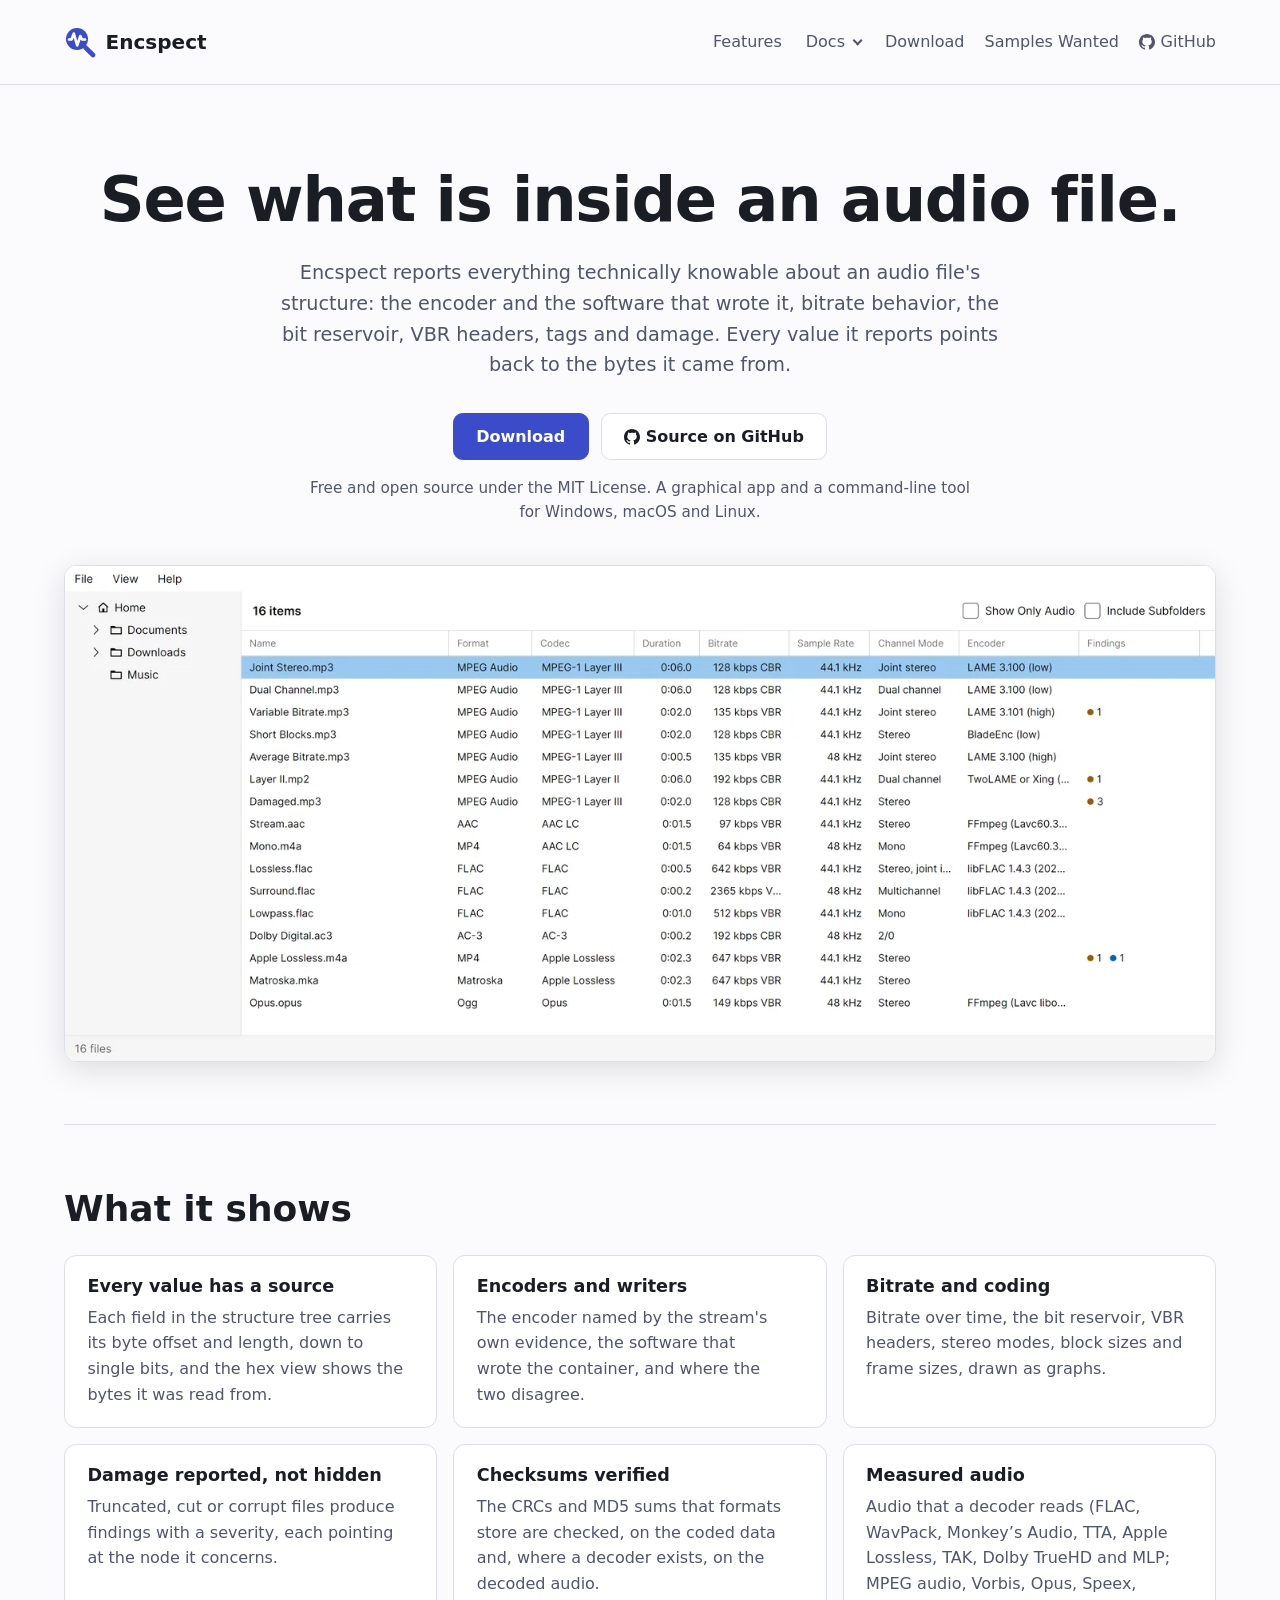
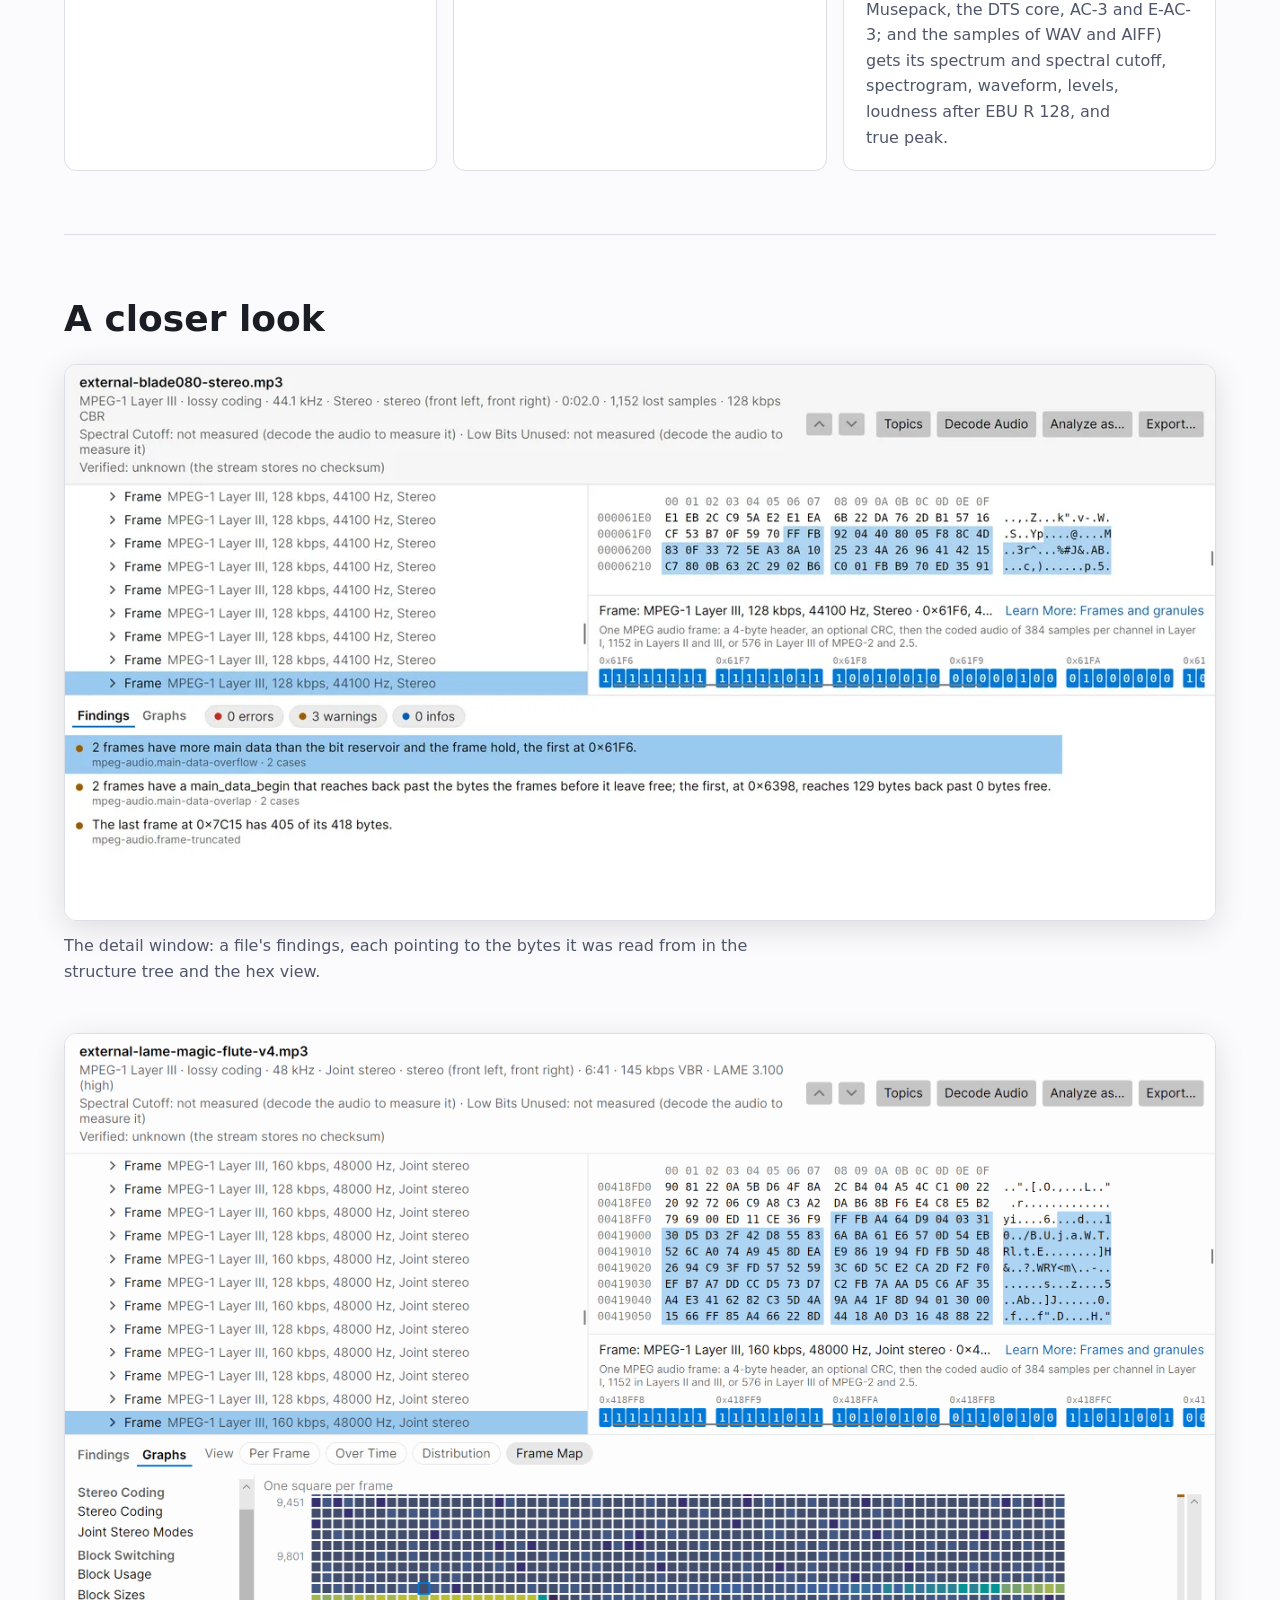
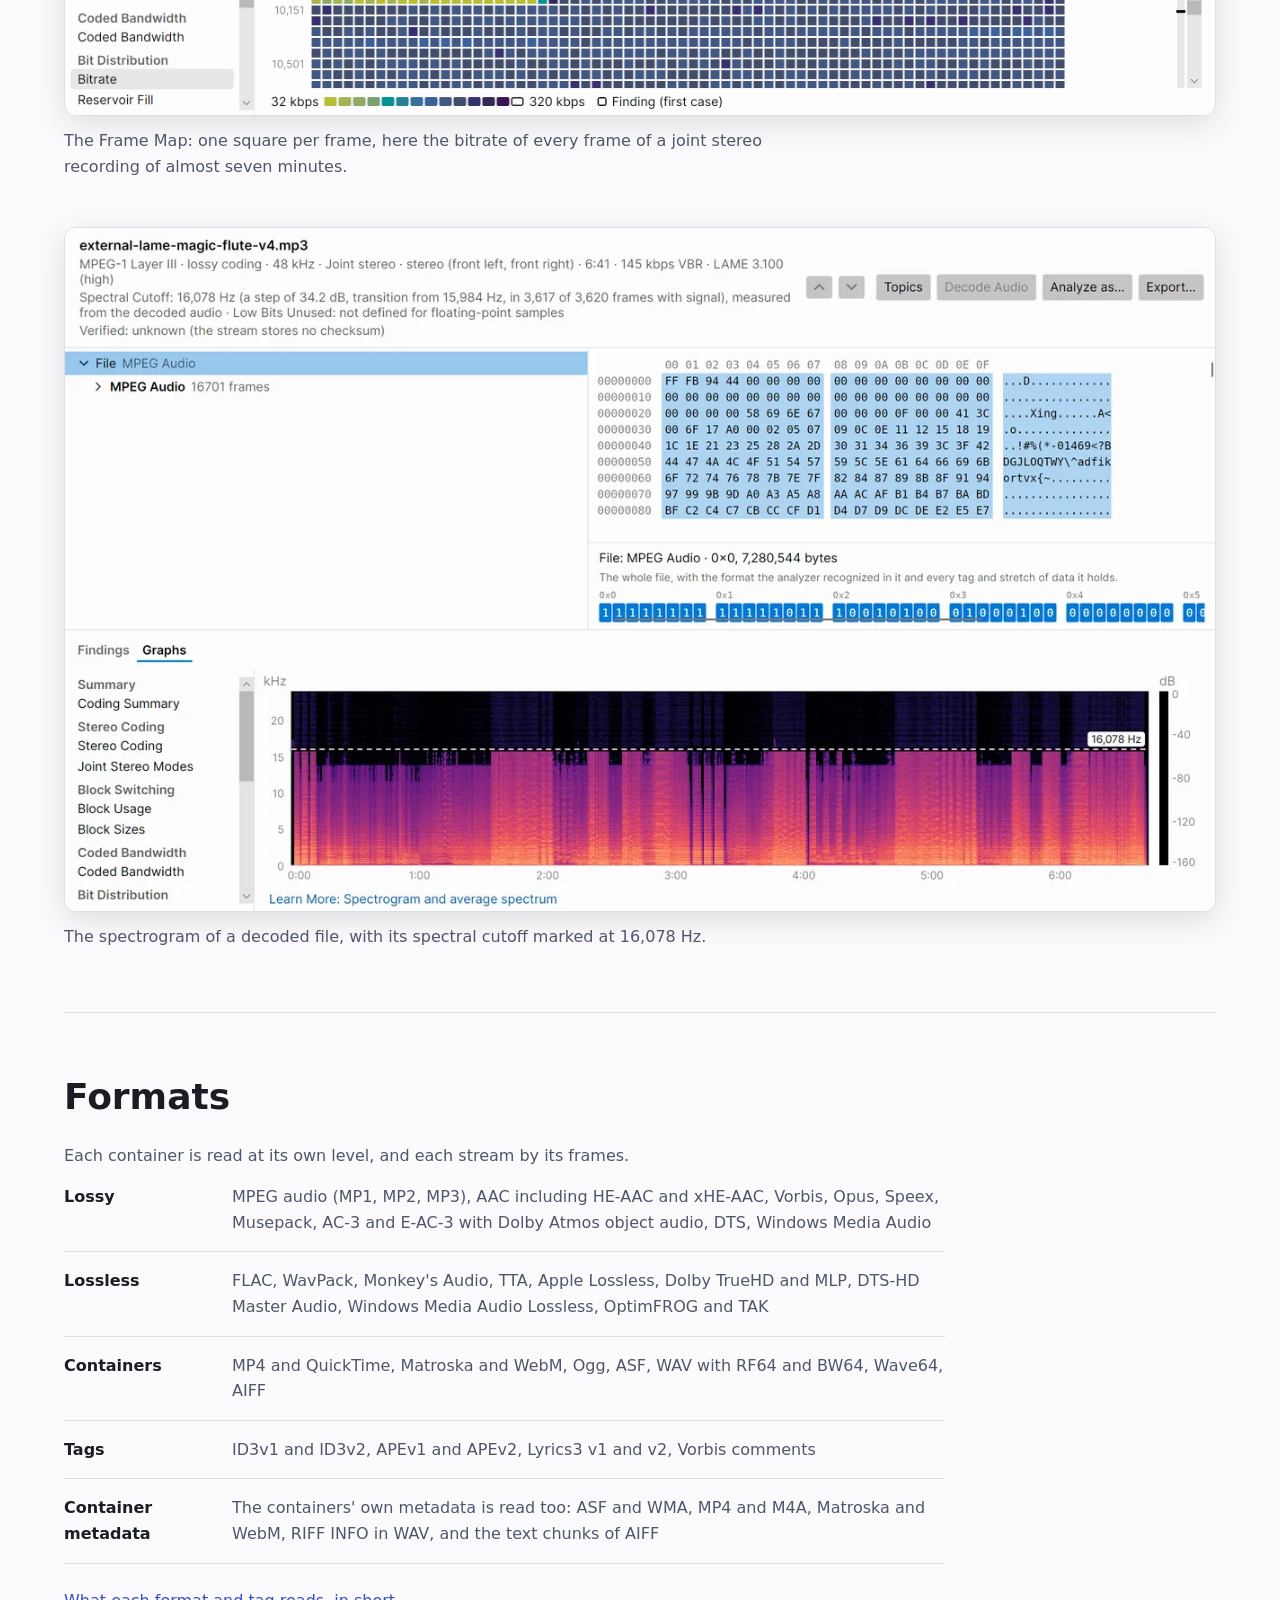
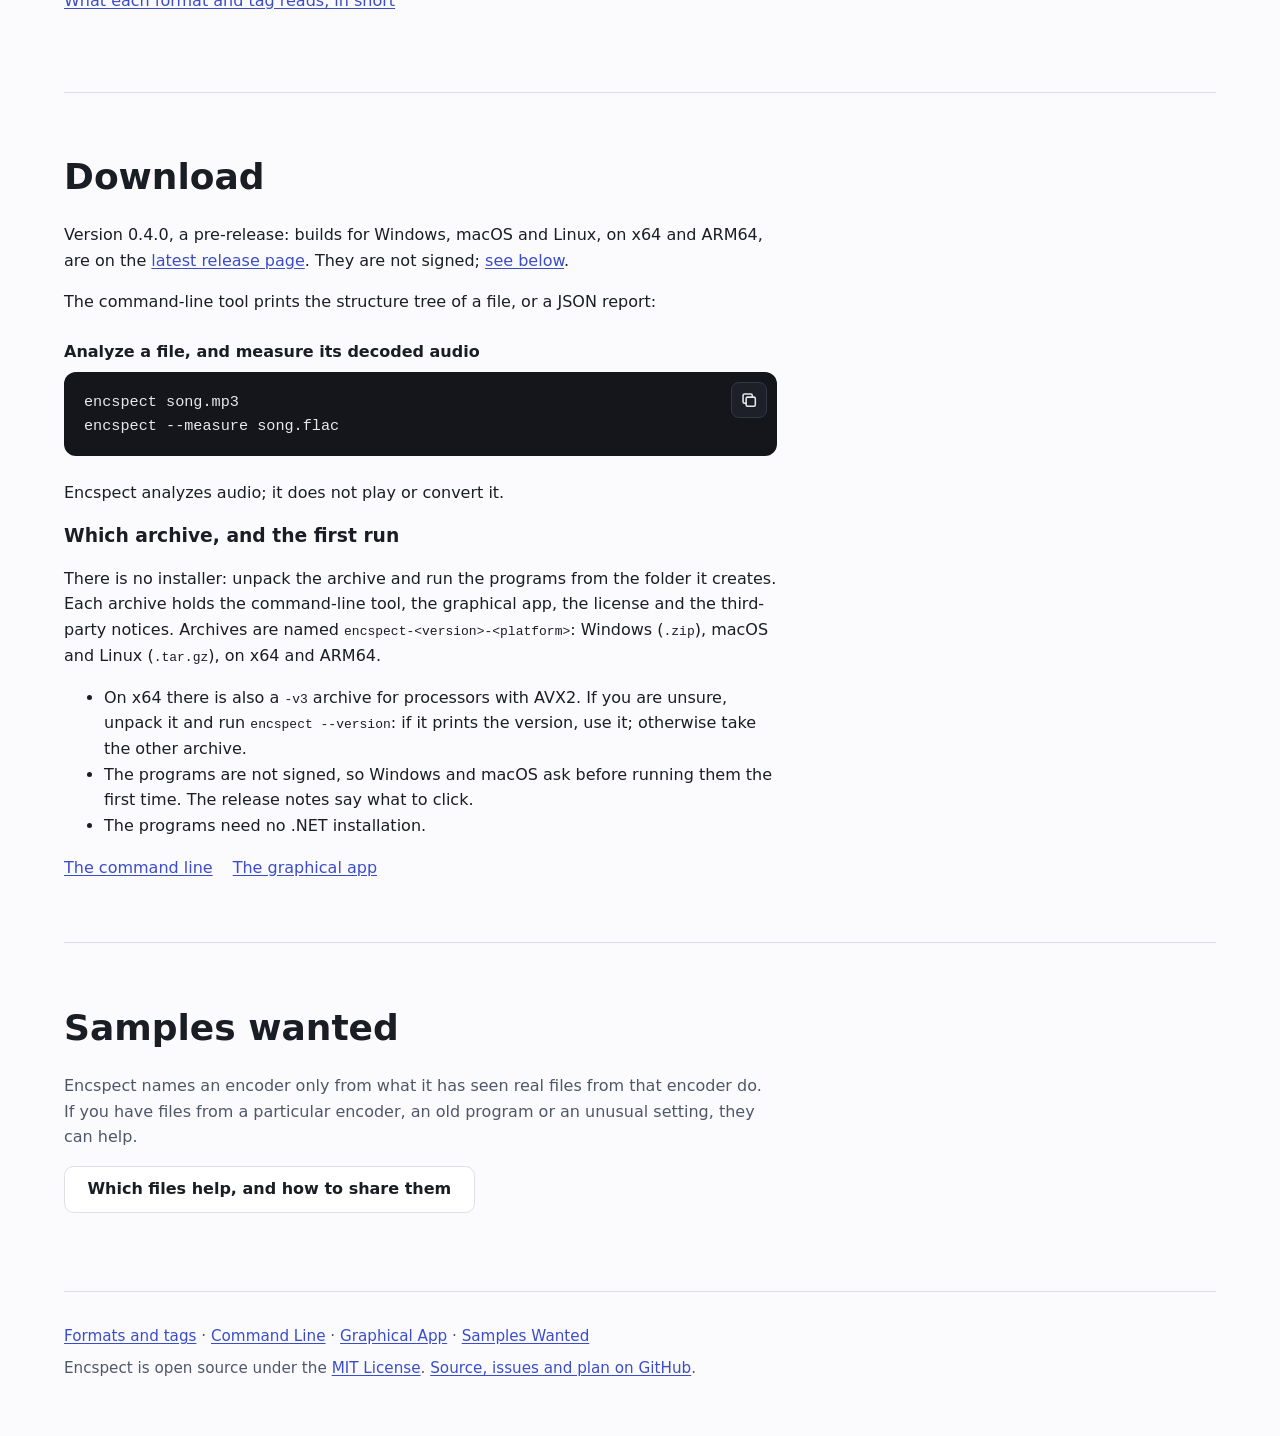
<file: site/index.html>
<!DOCTYPE html>
<html lang="en">
<head>
  <meta charset="utf-8">
  <meta name="viewport" content="width=device-width, initial-scale=1.0">
  <meta name="color-scheme" content="light dark">
  <meta name="text-scale" content="scale">
  <title>Encspect: an audio file analyzer</title>
  <meta name="description" content="Encspect reports everything technically knowable about an audio file's structure: encoders and writers, bitrate behavior, VBR headers, tags and damage, each value pointing back to the bytes it came from.">
  <link rel="icon" href="favicon.svg" type="image/svg+xml">
  <link rel="apple-touch-icon" href="apple-touch-icon.png">
  <link rel="stylesheet" href="styles.css">
  <script src="nav.js" defer></script>
  <script src="copy.js" defer></script>
</head>
<body>
  <a class="skip-link" href="#main">Skip to content</a>

  <header class="site-header">
    <div class="header-inner">
      <a class="brand" href="./" aria-label="Encspect home">
        <img class="brand-mark" src="favicon.svg" alt="" width="32" height="32">
        <span>Encspect</span>
      </a>
      <nav class="site-nav" aria-label="Main">
        <button type="button" class="menu-button" popovertarget="site-menu" popovertargetaction="toggle" aria-controls="site-menu">
          <svg class="icon-bars" viewBox="0 0 24 24" aria-hidden="true"><path d="M4 7h16M4 12h16M4 17h16"></path></svg>
          <span class="sr-only">Menu</span>
        </button>
        <ul class="site-menu" id="site-menu" popover="auto">
          <li><a href="./#features">Features</a></li>
          <li class="nav-dropdown">
            <button type="button" class="dropdown-trigger" popovertarget="docs-menu" aria-expanded="false" aria-controls="docs-menu">Docs <span class="chevron" aria-hidden="true"></span></button>
            <ul class="dropdown-list" id="docs-menu">
              <li><a href="formats.html">Formats and Tags</a></li>
              <li><a href="cli.html">Command Line</a></li>
              <li><a href="gui.html">Graphical App</a></li>
            </ul>
          </li>
          <li><a href="./#download">Download</a></li>
          <li><a href="samples.html">Samples Wanted</a></li>
          <li><a class="github" href="https://github.com/smares/encspect">GitHub</a></li>
        </ul>
      </nav>
    </div>
  </header>

  <main id="main">
    <section class="hero">
      <h1 id="hero-title">See what is inside an audio file.</h1>
      <p class="lead">Encspect reports everything technically knowable about an audio file's structure: the encoder and the software that wrote it, bitrate behavior, the bit reservoir, VBR headers, tags and damage. Every value it reports points back to the bytes it came from.</p>
      <p class="actions">
        <a class="button primary" href="https://github.com/smares/encspect/releases/latest">Download</a>
        <a class="button github" href="https://github.com/smares/encspect">Source on GitHub</a>
      </p>
      <p class="note">Free and open source under the MIT License. A graphical app and a command-line tool for Windows, macOS and Linux.</p>
      <picture class="shot hero-shot">
        <source media="(prefers-color-scheme: dark)" srcset="images/main-dark-1440.webp 1440w, images/main-dark-2880.webp 2880w" sizes="(max-width: 72rem) 100vw, 72rem" width="2880" height="1240">
        <img src="images/main-light-1440.webp" srcset="images/main-light-1440.webp 1440w, images/main-light-2880.webp 2880w" sizes="(max-width: 72rem) 100vw, 72rem" width="2880" height="1240" fetchpriority="high" alt="Encspect's main window with a folder tree and a list of sixteen audio files with format, codec, bitrate, encoder and findings columns">
      </picture>
    </section>

    <section id="features">
      <h2 id="features-title">What it shows</h2>
      <ul class="cards" role="list">
        <li class="card">
          <h3>Every value has a source</h3>
          <p>Each field in the structure tree carries its byte offset and length, down to single bits, and the hex view shows the bytes it was read from.</p>
        </li>
        <li class="card">
          <h3>Encoders and writers</h3>
          <p>The encoder named by the stream's own evidence, the software that wrote the container, and where the two disagree.</p>
        </li>
        <li class="card">
          <h3>Bitrate and coding</h3>
          <p>Bitrate over time, the bit reservoir, VBR headers, stereo modes, block sizes and frame sizes, drawn as graphs.</p>
        </li>
        <li class="card">
          <h3>Damage reported, not hidden</h3>
          <p>Truncated, cut or corrupt files produce findings with a severity, each pointing at the node it concerns.</p>
        </li>
        <li class="card">
          <h3>Checksums verified</h3>
          <p>The CRCs and MD5 sums that formats store are checked, on the coded data and, where a decoder exists, on the decoded audio.</p>
        </li>
        <li class="card">
          <h3>Measured audio</h3>
          <p>Audio that a decoder reads (FLAC, WavPack, Monkey&rsquo;s Audio, TTA, Apple Lossless, TAK, Dolby TrueHD and MLP; MPEG audio, Vorbis, Opus, Speex, Musepack, the DTS core, AC-3 and E-AC-3; and the samples of WAV and AIFF) gets its spectrum and spectral cutoff, spectrogram, waveform, levels, loudness after EBU R 128, and true peak.</p>
        </li>
      </ul>
    </section>

    <section class="gallery">
      <h2 id="gallery-title">A closer look</h2>
      <figure>
        <picture class="shot">
          <source media="(prefers-color-scheme: dark)" srcset="images/detail-dark-1280.webp 1280w, images/detail-dark-2560.webp 2560w" sizes="(max-width: 72rem) 100vw, 72rem" width="2560" height="1237">
          <img src="images/detail-light-1280.webp" srcset="images/detail-light-1280.webp 1280w, images/detail-light-2560.webp 2560w" sizes="(max-width: 72rem) 100vw, 72rem" width="2560" height="1237" loading="lazy" alt="Encspect's detail window with three findings of an MP3 file, the structure tree and the hex view of the selected frame">
        </picture>
        <figcaption>The detail window: a file's findings, each pointing to the bytes it was read from in the structure tree and the hex view.</figcaption>
      </figure>
      <figure>
        <picture class="shot">
          <source media="(prefers-color-scheme: dark)" srcset="images/frame-map-dark-2560.webp" width="2560" height="1517">
          <img src="images/frame-map-light-2560.webp" width="2560" height="1517" loading="lazy" alt="The Frame Map of a 6:41 MP3 file with one square per frame colored by bitrate">
        </picture>
        <figcaption>The Frame Map: one square per frame, here the bitrate of every frame of a joint stereo recording of almost seven minutes.</figcaption>
      </figure>
      <figure>
        <picture class="shot">
          <source media="(prefers-color-scheme: dark)" srcset="images/spectrogram-dark-1280.webp 1280w, images/spectrogram-dark-2560.webp 2560w" sizes="(max-width: 72rem) 100vw, 72rem" width="2560" height="1520">
          <img src="images/spectrogram-light-1280.webp" srcset="images/spectrogram-light-1280.webp 1280w, images/spectrogram-light-2560.webp 2560w" sizes="(max-width: 72rem) 100vw, 72rem" width="2560" height="1520" loading="lazy" alt="The spectrogram of a decoded MP3 file with a dashed line at its spectral cutoff of 16,078 Hz">
        </picture>
        <figcaption>The spectrogram of a decoded file, with its spectral cutoff marked at 16,078 Hz.</figcaption>
      </figure>
    </section>

    <section id="formats">
      <h2 id="formats-title">Formats</h2>
      <p class="section-lead">Each container is read at its own level, and each stream by its frames.</p>
      <dl class="formats">
        <div>
          <dt>Lossy</dt>
          <dd>MPEG audio (MP1, MP2, MP3), AAC including HE-AAC and xHE-AAC, Vorbis, Opus, Speex, Musepack, AC-3 and E-AC-3 with Dolby Atmos object audio, DTS, Windows Media Audio</dd>
        </div>
        <div>
          <dt>Lossless</dt>
          <dd>FLAC, WavPack, Monkey's Audio, TTA, Apple Lossless, Dolby TrueHD and MLP, DTS-HD Master Audio, Windows Media Audio Lossless, OptimFROG and TAK</dd>
        </div>
        <div>
          <dt>Containers</dt>
          <dd>MP4 and QuickTime, Matroska and WebM, Ogg, ASF, WAV with RF64 and BW64, Wave64, AIFF</dd>
        </div>
        <div>
          <dt>Tags</dt>
          <dd>ID3v1 and ID3v2, APEv1 and APEv2, Lyrics3 v1 and v2, Vorbis comments</dd>
        </div>
        <div>
          <dt>Container metadata</dt>
          <dd>The containers' own metadata is read too: ASF and WMA, MP4 and M4A, Matroska and WebM, RIFF INFO in WAV, and the text chunks of AIFF</dd>
        </div>
      </dl>
      <p><a href="formats.html">What each format and tag reads, in short</a></p>
    </section>

    <section id="download">
      <h2 id="download-title">Download</h2>
      <p>Version 0.4.0, a pre-release: builds for Windows, macOS and Linux, on x64 and ARM64, are on the <a href="https://github.com/smares/encspect/releases/latest">latest release page</a>. They are not signed; <a href="#download-notes">see below</a>.</p>
      <p>The command-line tool prints the structure tree of a file, or a JSON report:</p>
      <figure class="code">
        <figcaption id="cli-caption">Analyze a file, and measure its decoded audio</figcaption>
        <div class="copyable">
          <pre role="region" aria-labelledby="cli-caption" tabindex="0"><code id="cli-example">encspect song.mp3
encspect --measure song.flac</code></pre>
          <span class="copy">
            <button type="button" class="copy-button" command="--copy" commandfor="cli-example" aria-label="Copy the commands">
              <svg class="icon icon-copy" viewBox="0 0 24 24" aria-hidden="true"><rect x="8" y="8" width="12" height="12" rx="2"></rect><path d="M16 8V6a2 2 0 0 0-2-2H6a2 2 0 0 0-2 2v8a2 2 0 0 0 2 2h2"></path></svg>
              <svg class="icon icon-check" viewBox="0 0 24 24" aria-hidden="true"><path d="M5 12.5l4.5 4.5L19 7.5"></path></svg>
            </button>
            <span class="tip" role="status"></span>
          </span>
        </div>
      </figure>
      <p>Encspect analyzes audio; it does not play or convert it.</p>
      <h3 id="download-notes">Which archive, and the first run</h3>
      <p>There is no installer: unpack the archive and run the programs from the folder it creates. Each archive holds the command-line tool, the graphical app, the license and the third-party notices. Archives are named <code>encspect-&lt;version&gt;-&lt;platform&gt;</code>: Windows (<code>.zip</code>), macOS and Linux (<code>.tar.gz</code>), on x64 and ARM64.</p>
      <ul>
        <li>On x64 there is also a <code>-v3</code> archive for processors with AVX2. If you are unsure, unpack it and run <code>encspect --version</code>: if it prints the version, use it; otherwise take the other archive.</li>
        <li>The programs are not signed, so Windows and macOS ask before running them the first time. The release notes say what to click.</li>
        <li>The programs need no .NET installation.</li>
      </ul>
      <ul class="link-row" role="list">
        <li><a href="cli.html">The command line</a></li>
        <li><a href="gui.html">The graphical app</a></li>
      </ul>
    </section>

    <section id="samples">
      <h2 id="samples-title">Samples wanted</h2>
      <p class="section-lead">Encspect names an encoder only from what it has seen real files from that encoder do. If you have files from a particular encoder, an old program or an unusual setting, they can help.</p>
      <p><a class="button" href="samples.html">Which files help, and how to share them</a></p>
    </section>
  </main>

  <footer class="site-footer">
    <p><a href="formats.html">Formats and tags</a> · <a href="cli.html">Command Line</a> · <a href="gui.html">Graphical App</a> · <a href="samples.html">Samples Wanted</a></p>
    <p>Encspect is open source under the <a href="https://github.com/smares/encspect/blob/main/LICENSE">MIT License</a>. <a href="https://github.com/smares/encspect">Source, issues and plan on GitHub</a>.</p>
  </footer>
</body>
</html>
</file>
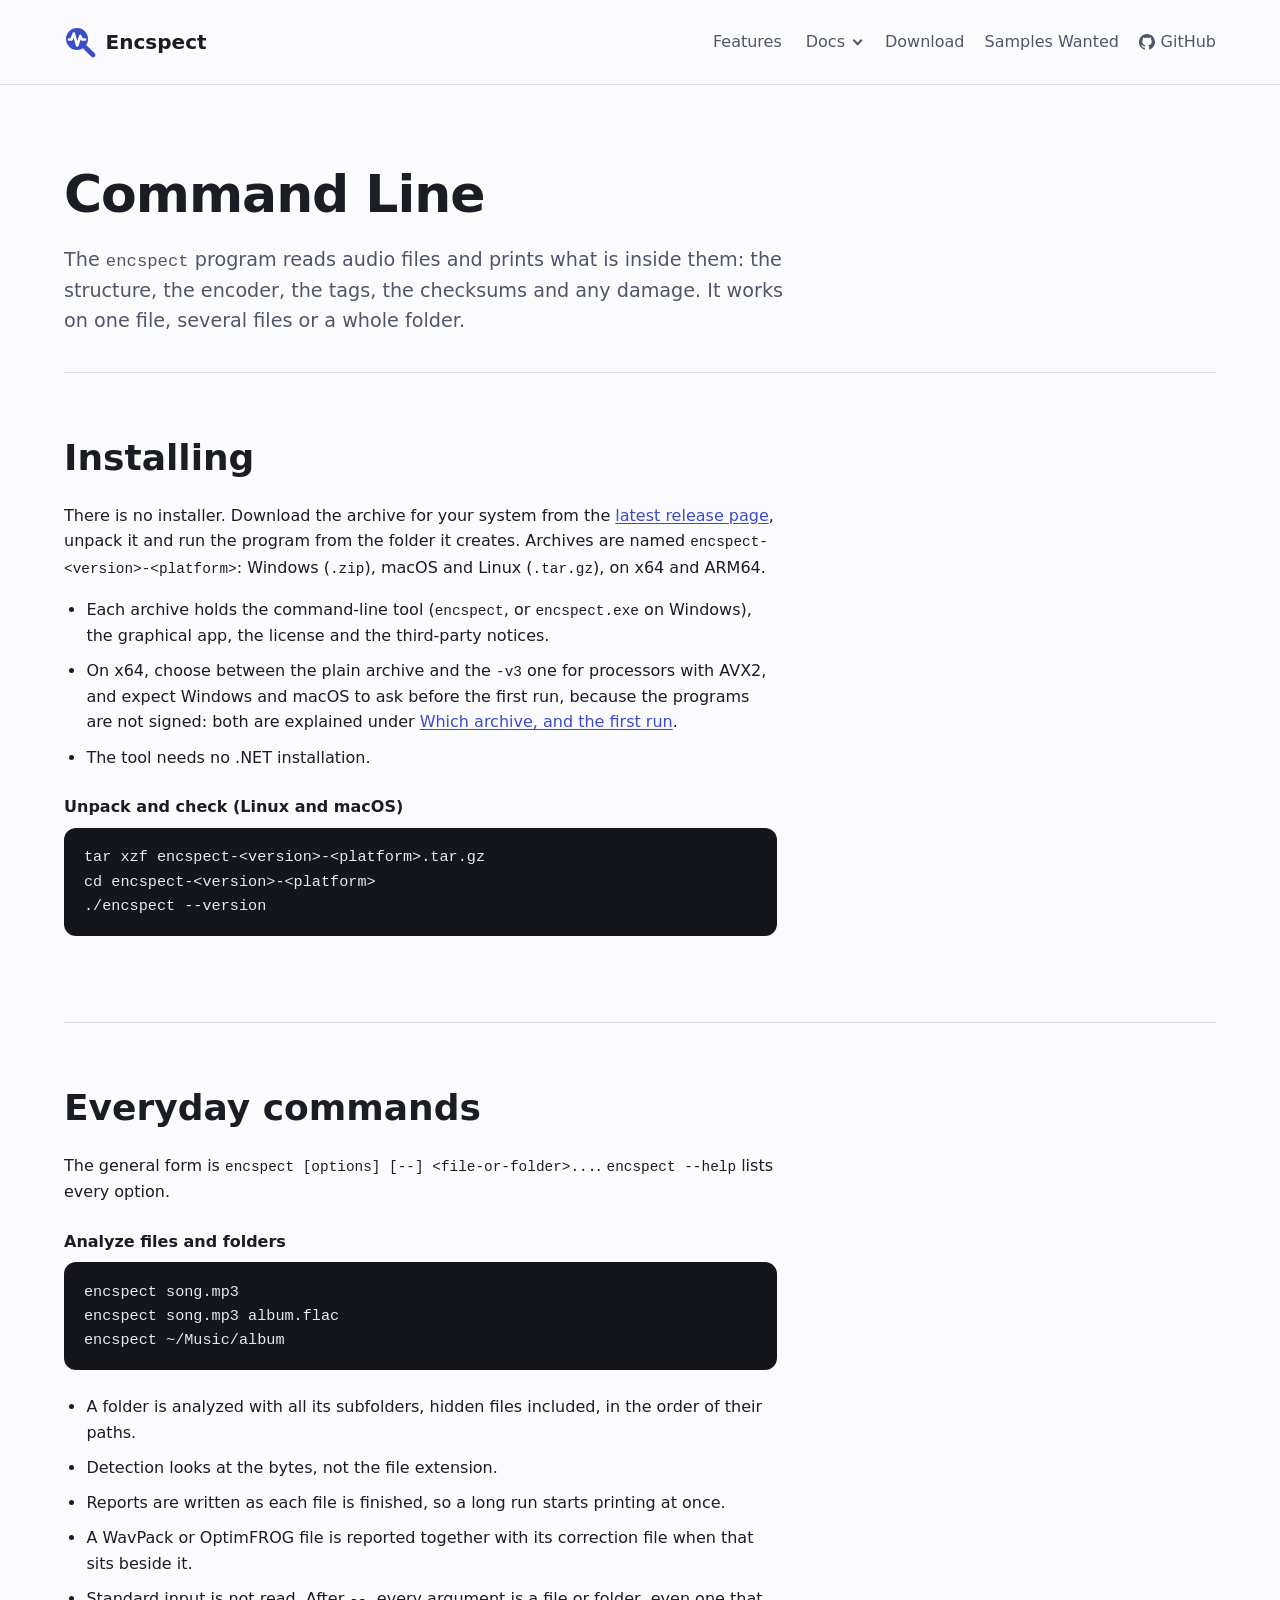
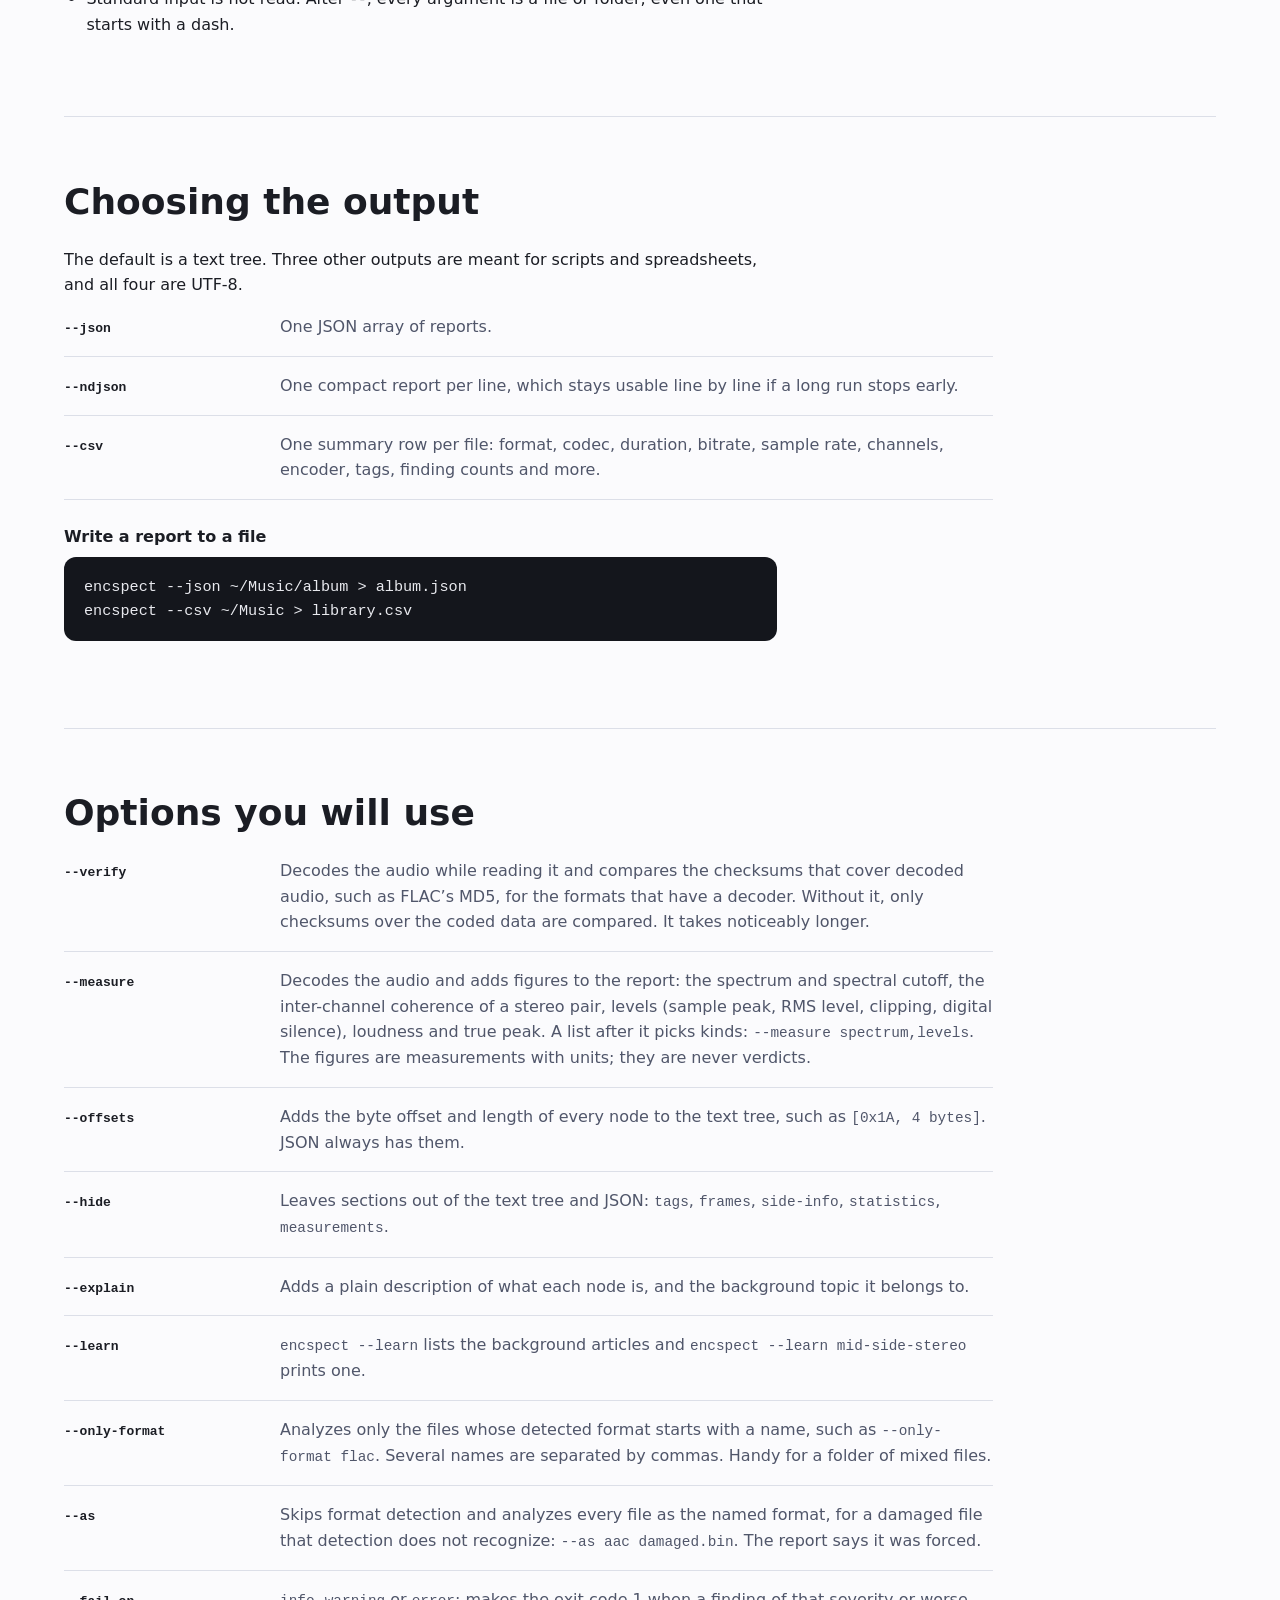
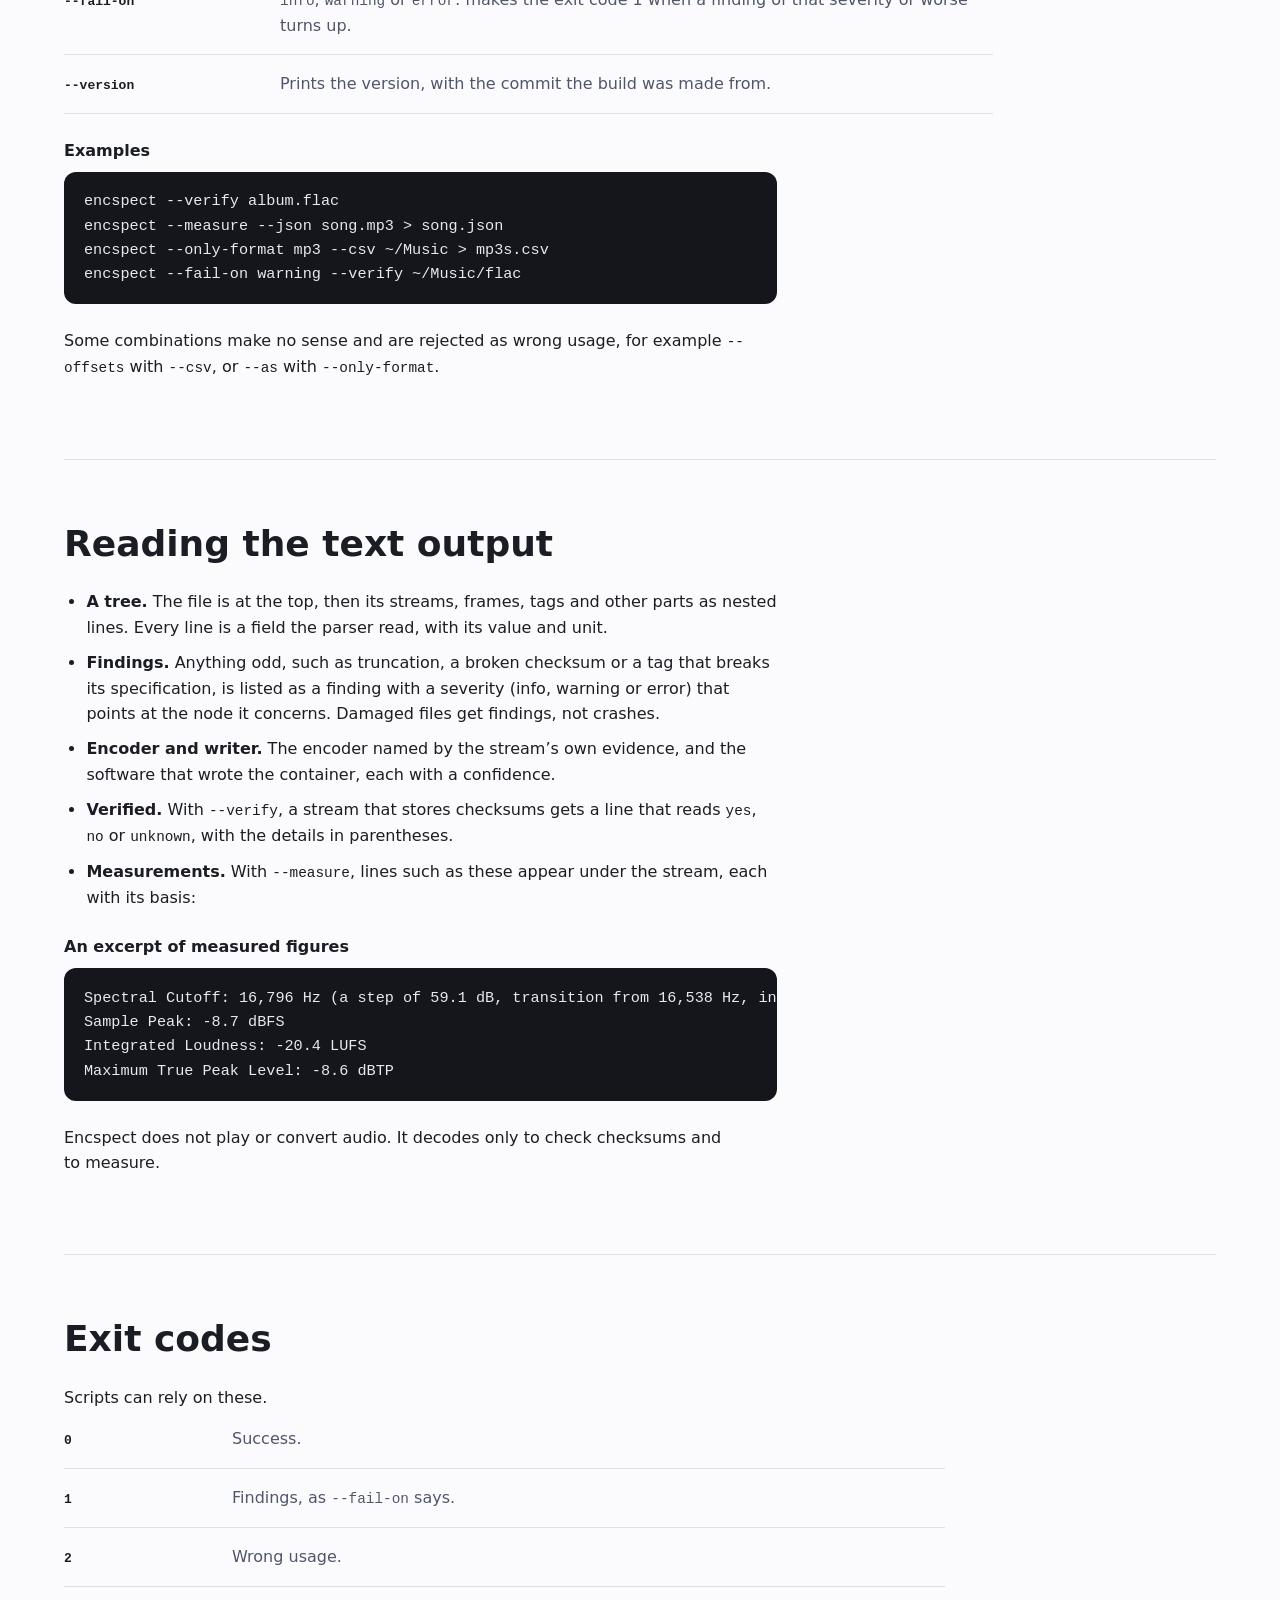
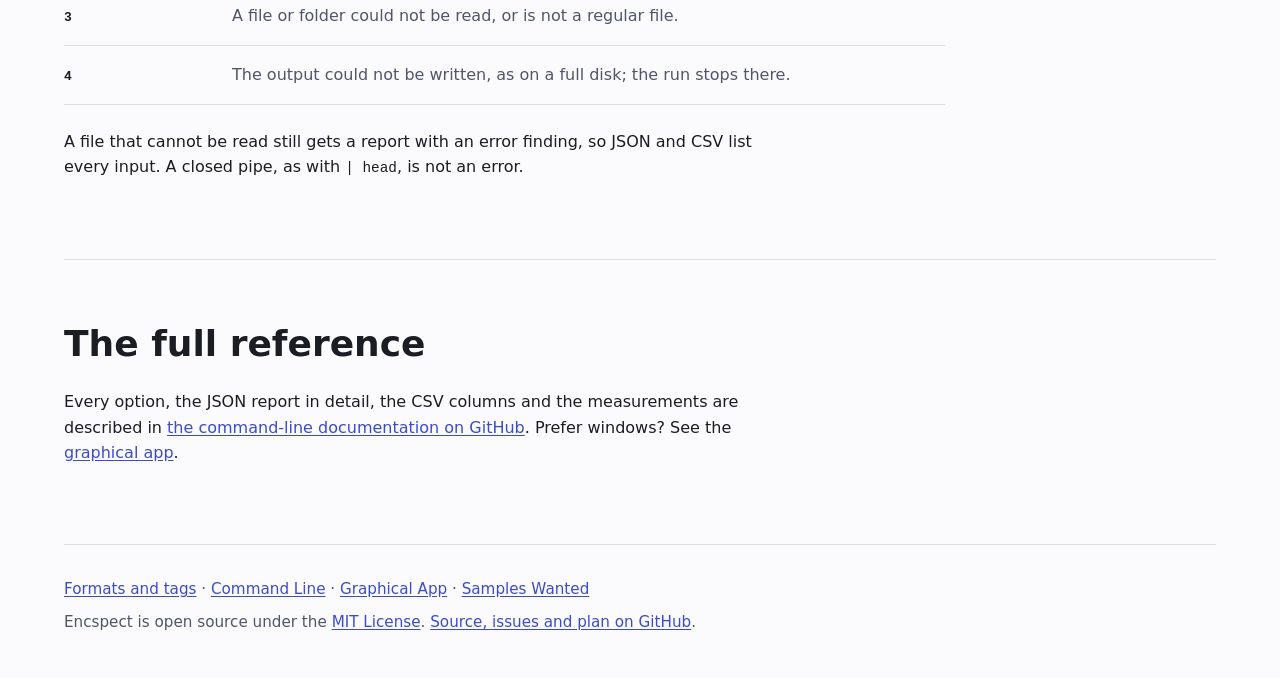
<file: site/cli.html>
<!DOCTYPE html>
<html lang="en">
<head>
  <meta charset="utf-8">
  <meta name="viewport" content="width=device-width, initial-scale=1.0">
  <meta name="color-scheme" content="light dark">
  <meta name="text-scale" content="scale">
  <title>Command Line</title>
  <meta name="description" content="The Encspect command-line tool: analyze a file or a folder, write JSON or CSV, verify checksums, measure decoded audio and use the exit codes in scripts.">
  <link rel="icon" href="favicon.svg" type="image/svg+xml">
  <link rel="apple-touch-icon" href="apple-touch-icon.png">
  <link rel="stylesheet" href="styles.css">
  <script src="nav.js" defer></script>
</head>
<body>
  <a class="skip-link" href="#main">Skip to content</a>

  <header class="site-header">
    <div class="header-inner">
      <a class="brand" href="./" aria-label="Encspect home">
        <img class="brand-mark" src="favicon.svg" alt="" width="32" height="32">
        <span>Encspect</span>
      </a>
      <nav class="site-nav" aria-label="Main">
        <button type="button" class="menu-button" popovertarget="site-menu" popovertargetaction="toggle" aria-controls="site-menu">
          <svg class="icon-bars" viewBox="0 0 24 24" aria-hidden="true"><path d="M4 7h16M4 12h16M4 17h16"></path></svg>
          <span class="sr-only">Menu</span>
        </button>
        <ul class="site-menu" id="site-menu" popover="auto">
          <li><a href="./#features">Features</a></li>
          <li class="nav-dropdown">
            <button type="button" class="dropdown-trigger" popovertarget="docs-menu" aria-expanded="false" aria-controls="docs-menu">Docs <span class="chevron" aria-hidden="true"></span></button>
            <ul class="dropdown-list" id="docs-menu">
              <li><a href="formats.html">Formats and Tags</a></li>
              <li><a href="cli.html" aria-current="page">Command Line</a></li>
              <li><a href="gui.html">Graphical App</a></li>
            </ul>
          </li>
          <li><a href="./#download">Download</a></li>
          <li><a href="samples.html">Samples Wanted</a></li>
          <li><a class="github" href="https://github.com/smares/encspect">GitHub</a></li>
        </ul>
      </nav>
    </div>
  </header>

  <main id="main">
    <section class="page-head">
      <h1 id="page-title">Command Line</h1>
      <p class="lead">The <code>encspect</code> program reads audio files and prints what is inside them: the structure, the encoder, the tags, the checksums and any damage. It works on one file, several files or a whole folder.</p>
    </section>

    <section class="prose">
      <h2 id="install-title">Installing</h2>
      <p>There is no installer. Download the archive for your system from the <a href="https://github.com/smares/encspect/releases/latest">latest release page</a>, unpack it and run the program from the folder it creates. Archives are named <code>encspect-&lt;version&gt;-&lt;platform&gt;</code>: Windows (<code>.zip</code>), macOS and Linux (<code>.tar.gz</code>), on x64 and ARM64.</p>
      <ul>
        <li>Each archive holds the command-line tool (<code>encspect</code>, or <code>encspect.exe</code> on Windows), the graphical app, the license and the third-party notices.</li>
        <li>On x64, choose between the plain archive and the <code>-v3</code> one for processors with AVX2, and expect Windows and macOS to ask before the first run, because the programs are not signed: both are explained under <a href="./#download-notes">Which archive, and the first run</a>.</li>
        <li>The tool needs no .NET installation.</li>
      </ul>
      <figure class="code">
        <figcaption id="install-cap">Unpack and check (Linux and macOS)</figcaption>
        <div class="copyable">
          <pre role="region" aria-labelledby="install-cap" tabindex="0"><code>tar xzf encspect-&lt;version&gt;-&lt;platform&gt;.tar.gz
cd encspect-&lt;version&gt;-&lt;platform&gt;
./encspect --version</code></pre>
        </div>
      </figure>
    </section>

    <section class="prose">
      <h2 id="everyday-title">Everyday commands</h2>
      <p>The general form is <code>encspect [options] [--] &lt;file-or-folder&gt;...</code>. <code>encspect --help</code> lists every option.</p>
      <figure class="code">
        <figcaption id="everyday-cap">Analyze files and folders</figcaption>
        <div class="copyable">
          <pre role="region" aria-labelledby="everyday-cap" tabindex="0"><code>encspect song.mp3
encspect song.mp3 album.flac
encspect ~/Music/album</code></pre>
        </div>
      </figure>
      <ul>
        <li>A folder is analyzed with all its subfolders, hidden files included, in the order of their paths.</li>
        <li>Detection looks at the bytes, not the file extension.</li>
        <li>Reports are written as each file is finished, so a long run starts printing at once.</li>
        <li>A WavPack or OptimFROG file is reported together with its correction file when that sits beside it.</li>
        <li>Standard input is not read. After <code>--</code>, every argument is a file or folder, even one that starts with a dash.</li>
      </ul>
    </section>

    <section class="prose">
      <h2 id="output-title">Choosing the output</h2>
      <p>The default is a text tree. Three other outputs are meant for scripts and spreadsheets, and all four are UTF-8.</p>
      <dl class="formats wide">
        <div>
          <dt><code>--json</code></dt>
          <dd>One JSON array of reports.</dd>
        </div>
        <div>
          <dt><code>--ndjson</code></dt>
          <dd>One compact report per line, which stays usable line by line if a long run stops early.</dd>
        </div>
        <div>
          <dt><code>--csv</code></dt>
          <dd>One summary row per file: format, codec, duration, bitrate, sample rate, channels, encoder, tags, finding counts and more.</dd>
        </div>
      </dl>
      <figure class="code">
        <figcaption id="output-cap">Write a report to a file</figcaption>
        <div class="copyable">
          <pre role="region" aria-labelledby="output-cap" tabindex="0"><code>encspect --json ~/Music/album &gt; album.json
encspect --csv ~/Music &gt; library.csv</code></pre>
        </div>
      </figure>
    </section>

    <section class="prose">
      <h2 id="options-title">Options you will use</h2>
      <dl class="formats wide">
        <div>
          <dt><code>--verify</code></dt>
          <dd>Decodes the audio while reading it and compares the checksums that cover decoded audio, such as FLAC&rsquo;s MD5, for the formats that have a decoder. Without it, only checksums over the coded data are compared. It takes noticeably longer.</dd>
        </div>
        <div>
          <dt><code>--measure</code></dt>
          <dd>Decodes the audio and adds figures to the report: the spectrum and spectral cutoff, the inter-channel coherence of a stereo pair, levels (sample peak, RMS level, clipping, digital silence), loudness and true peak. A list after it picks kinds: <code>--measure spectrum,levels</code>. The figures are measurements with units; they are never verdicts.</dd>
        </div>
        <div>
          <dt><code>--offsets</code></dt>
          <dd>Adds the byte offset and length of every node to the text tree, such as <code>[0x1A, 4 bytes]</code>. JSON always has them.</dd>
        </div>
        <div>
          <dt><code>--hide</code></dt>
          <dd>Leaves sections out of the text tree and JSON: <code>tags</code>, <code>frames</code>, <code>side-info</code>, <code>statistics</code>, <code>measurements</code>.</dd>
        </div>
        <div>
          <dt><code>--explain</code></dt>
          <dd>Adds a plain description of what each node is, and the background topic it belongs to.</dd>
        </div>
        <div>
          <dt><code>--learn</code></dt>
          <dd><code>encspect --learn</code> lists the background articles and <code>encspect --learn mid-side-stereo</code> prints one.</dd>
        </div>
        <div>
          <dt><code>--only-format</code></dt>
          <dd>Analyzes only the files whose detected format starts with a name, such as <code>--only-format flac</code>. Several names are separated by commas. Handy for a folder of mixed files.</dd>
        </div>
        <div>
          <dt><code>--as</code></dt>
          <dd>Skips format detection and analyzes every file as the named format, for a damaged file that detection does not recognize: <code>--as aac damaged.bin</code>. The report says it was forced.</dd>
        </div>
        <div>
          <dt><code>--fail-on</code></dt>
          <dd><code>info</code>, <code>warning</code> or <code>error</code>: makes the exit code 1 when a finding of that severity or worse turns up.</dd>
        </div>
        <div>
          <dt><code>--version</code></dt>
          <dd>Prints the version, with the commit the build was made from.</dd>
        </div>
      </dl>
      <figure class="code">
        <figcaption id="options-cap">Examples</figcaption>
        <div class="copyable">
          <pre role="region" aria-labelledby="options-cap" tabindex="0"><code>encspect --verify album.flac
encspect --measure --json song.mp3 &gt; song.json
encspect --only-format mp3 --csv ~/Music &gt; mp3s.csv
encspect --fail-on warning --verify ~/Music/flac</code></pre>
        </div>
      </figure>
      <p>Some combinations make no sense and are rejected as wrong usage, for example <code>--offsets</code> with <code>--csv</code>, or <code>--as</code> with <code>--only-format</code>.</p>
    </section>

    <section class="prose">
      <h2 id="reading-title">Reading the text output</h2>
      <ul>
        <li><strong>A tree.</strong> The file is at the top, then its streams, frames, tags and other parts as nested lines. Every line is a field the parser read, with its value and unit.</li>
        <li><strong>Findings.</strong> Anything odd, such as truncation, a broken checksum or a tag that breaks its specification, is listed as a finding with a severity (info, warning or error) that points at the node it concerns. Damaged files get findings, not crashes.</li>
        <li><strong>Encoder and writer.</strong> The encoder named by the stream&rsquo;s own evidence, and the software that wrote the container, each with a confidence.</li>
        <li><strong>Verified.</strong> With <code>--verify</code>, a stream that stores checksums gets a line that reads <code>yes</code>, <code>no</code> or <code>unknown</code>, with the details in parentheses.</li>
        <li><strong>Measurements.</strong> With <code>--measure</code>, lines such as these appear under the stream, each with its basis:</li>
      </ul>
      <figure class="code">
        <figcaption id="measure-cap">An excerpt of measured figures</figcaption>
        <div class="copyable">
          <pre role="region" aria-labelledby="measure-cap" tabindex="0"><code>Spectral Cutoff: 16,796 Hz (a step of 59.1 dB, transition from 16,538 Hz, in 20 of 20 frames with signal), measured from the decoded audio
Sample Peak: -8.7 dBFS
Integrated Loudness: -20.4 LUFS
Maximum True Peak Level: -8.6 dBTP</code></pre>
        </div>
      </figure>
      <p>Encspect does not play or convert audio. It decodes only to check checksums and to measure.</p>
    </section>

    <section class="prose">
      <h2 id="exit-title">Exit codes</h2>
      <p>Scripts can rely on these.</p>
      <dl class="formats">
        <div>
          <dt><code>0</code></dt>
          <dd>Success.</dd>
        </div>
        <div>
          <dt><code>1</code></dt>
          <dd>Findings, as <code>--fail-on</code> says.</dd>
        </div>
        <div>
          <dt><code>2</code></dt>
          <dd>Wrong usage.</dd>
        </div>
        <div>
          <dt><code>3</code></dt>
          <dd>A file or folder could not be read, or is not a regular file.</dd>
        </div>
        <div>
          <dt><code>4</code></dt>
          <dd>The output could not be written, as on a full disk; the run stops there.</dd>
        </div>
      </dl>
      <p>A file that cannot be read still gets a report with an error finding, so JSON and CSV list every input. A closed pipe, as with <code>| head</code>, is not an error.</p>
    </section>

    <section class="prose">
      <h2 id="more-title">The full reference</h2>
      <p>Every option, the JSON report in detail, the CSV columns and the measurements are described in <a href="https://github.com/smares/encspect/blob/main/docs/cli.md">the command-line documentation on GitHub</a>. Prefer windows? See the <a href="gui.html">graphical app</a>.</p>
    </section>
  </main>

  <footer class="site-footer">
    <p><a href="formats.html">Formats and tags</a> · <a href="cli.html">Command Line</a> · <a href="gui.html">Graphical App</a> · <a href="samples.html">Samples Wanted</a></p>
    <p>Encspect is open source under the <a href="https://github.com/smares/encspect/blob/main/LICENSE">MIT License</a>. <a href="https://github.com/smares/encspect">Source, issues and plan on GitHub</a>.</p>
  </footer>
</body>
</html>
</file>
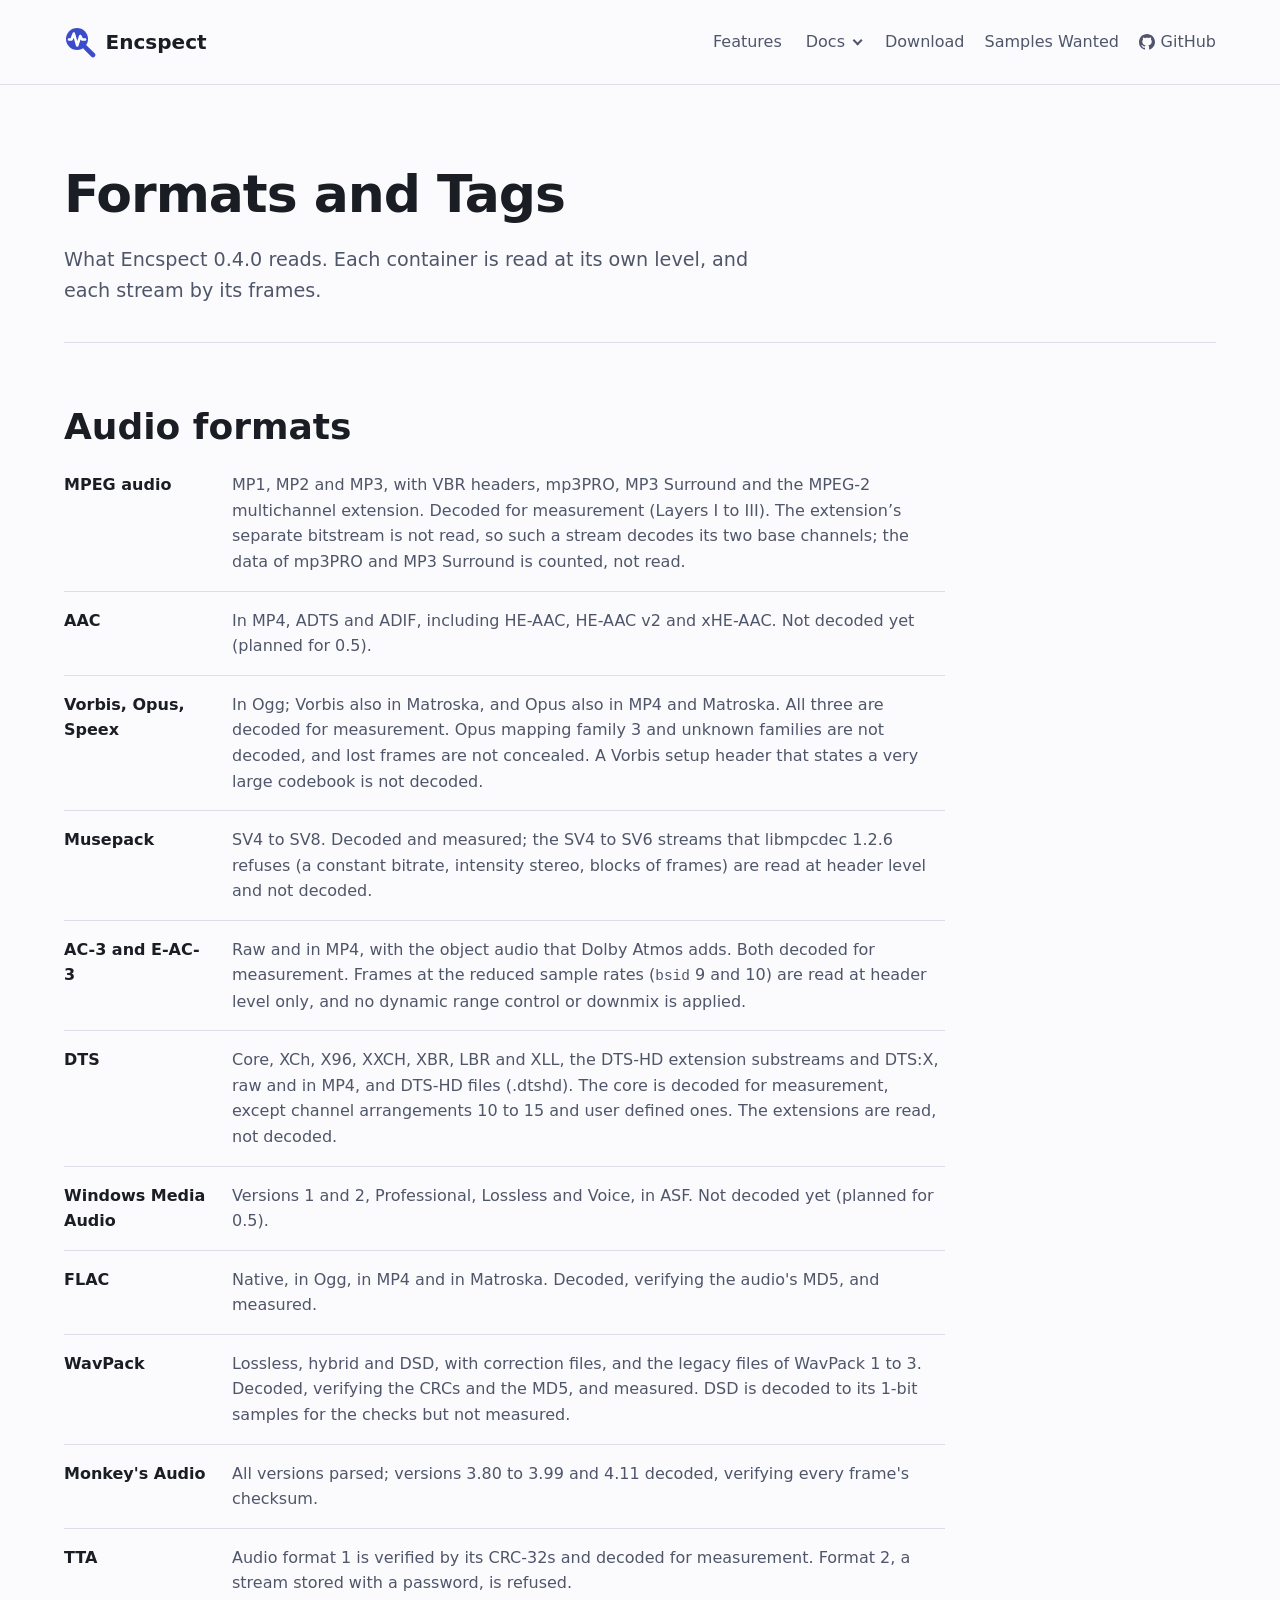
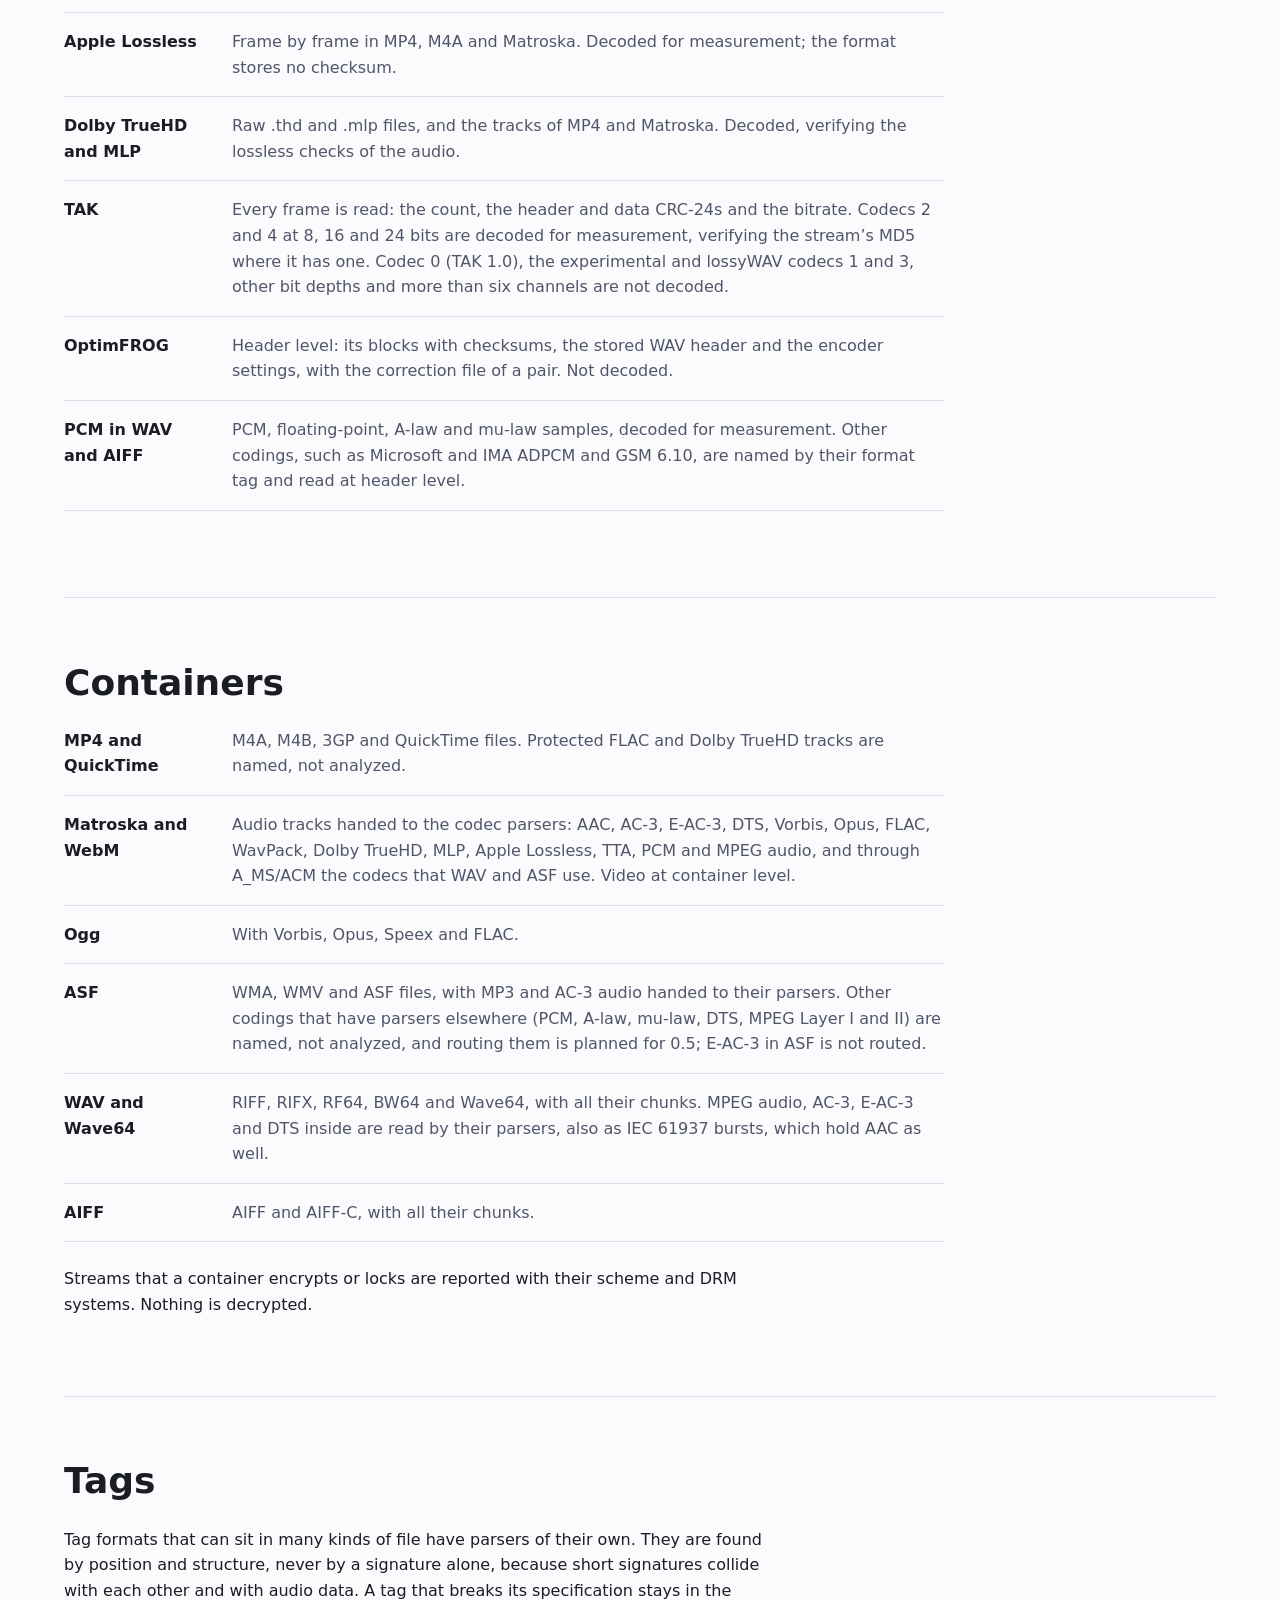
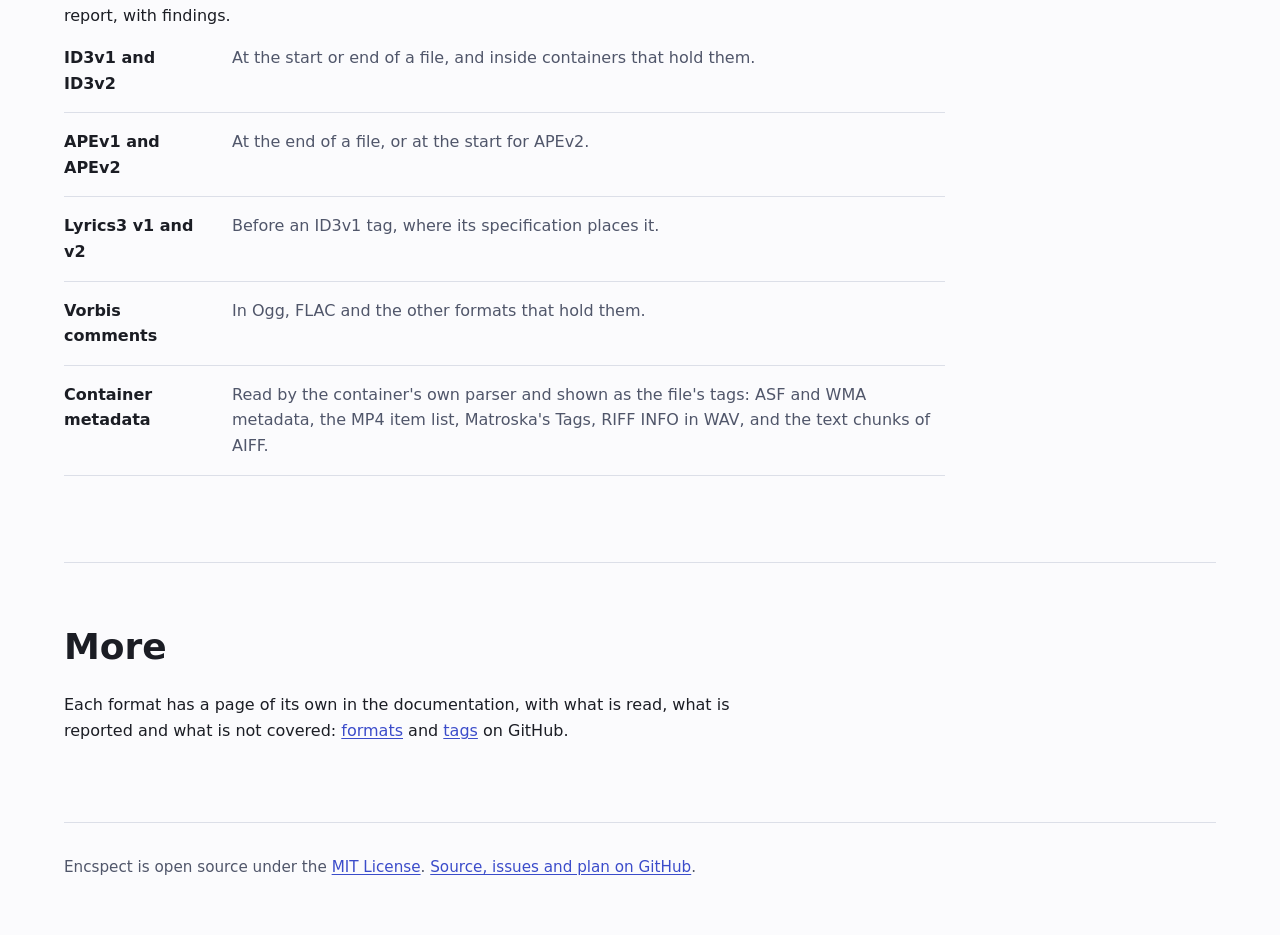
<file: site/formats.html>
<!DOCTYPE html>
<html lang="en">
<head>
  <meta charset="utf-8">
  <meta name="viewport" content="width=device-width, initial-scale=1.0">
  <meta name="color-scheme" content="light dark">
  <meta name="text-scale" content="scale">
  <title>Formats and Tags</title>
  <meta name="description" content="The audio formats, containers and tags Encspect 0.4.0 reads, with the versions of each tag format.">
  <link rel="icon" href="favicon.svg" type="image/svg+xml">
  <link rel="apple-touch-icon" href="apple-touch-icon.png">
  <link rel="stylesheet" href="styles.css">
  <script src="nav.js" defer></script>
</head>
<body>
  <a class="skip-link" href="#main">Skip to content</a>

  <header class="site-header">
    <div class="header-inner">
      <a class="brand" href="./" aria-label="Encspect home">
        <img class="brand-mark" src="favicon.svg" alt="" width="32" height="32">
        <span>Encspect</span>
      </a>
      <nav class="site-nav" aria-label="Main">
        <button type="button" class="menu-button" popovertarget="site-menu" popovertargetaction="toggle" aria-controls="site-menu">
          <svg class="icon-bars" viewBox="0 0 24 24" aria-hidden="true"><path d="M4 7h16M4 12h16M4 17h16"></path></svg>
          <span class="sr-only">Menu</span>
        </button>
        <ul class="site-menu" id="site-menu" popover="auto">
          <li><a href="./#features">Features</a></li>
          <li class="nav-dropdown">
            <button type="button" class="dropdown-trigger" popovertarget="docs-menu" aria-expanded="false" aria-controls="docs-menu">Docs <span class="chevron" aria-hidden="true"></span></button>
            <ul class="dropdown-list" id="docs-menu">
              <li><a href="formats.html" aria-current="page">Formats and Tags</a></li>
              <li><a href="cli.html">Command Line</a></li>
              <li><a href="gui.html">Graphical App</a></li>
            </ul>
          </li>
          <li><a href="./#download">Download</a></li>
          <li><a href="samples.html">Samples Wanted</a></li>
          <li><a class="github" href="https://github.com/smares/encspect">GitHub</a></li>
        </ul>
      </nav>
    </div>
  </header>

  <main id="main">
    <section class="page-head">
      <h1 id="page-title">Formats and Tags</h1>
      <p class="lead">What Encspect 0.4.0 reads. Each container is read at its own level, and each stream by its frames.</p>
    </section>

    <section class="prose">
      <h2 id="audio-title">Audio formats</h2>
      <dl class="formats">
        <div>
          <dt>MPEG audio</dt>
          <dd>MP1, MP2 and MP3, with VBR headers, mp3PRO, MP3 Surround and the MPEG-2 multichannel extension. Decoded for measurement (Layers I to III). The extension&rsquo;s separate bitstream is not read, so such a stream decodes its two base channels; the data of mp3PRO and MP3 Surround is counted, not read.</dd>
        </div>
        <div>
          <dt>AAC</dt>
          <dd>In MP4, ADTS and ADIF, including HE-AAC, HE-AAC v2 and xHE-AAC. Not decoded yet (planned for 0.5).</dd>
        </div>
        <div>
          <dt>Vorbis, Opus, Speex</dt>
          <dd>In Ogg; Vorbis also in Matroska, and Opus also in MP4 and Matroska. All three are decoded for measurement. Opus mapping family 3 and unknown families are not decoded, and lost frames are not concealed. A Vorbis setup header that states a very large codebook is not decoded.</dd>
        </div>
        <div>
          <dt>Musepack</dt>
          <dd>SV4 to SV8. Decoded and measured; the SV4 to SV6 streams that libmpcdec 1.2.6 refuses (a constant bitrate, intensity stereo, blocks of frames) are read at header level and not decoded.</dd>
        </div>
        <div>
          <dt>AC-3 and E-AC-3</dt>
          <dd>Raw and in MP4, with the object audio that Dolby Atmos adds. Both decoded for measurement. Frames at the reduced sample rates (<code>bsid</code> 9 and 10) are read at header level only, and no dynamic range control or downmix is applied.</dd>
        </div>
        <div>
          <dt>DTS</dt>
          <dd>Core, XCh, X96, XXCH, XBR, LBR and XLL, the DTS-HD extension substreams and DTS:X, raw and in MP4, and DTS-HD files (.dtshd). The core is decoded for measurement, except channel arrangements 10 to 15 and user defined ones. The extensions are read, not decoded.</dd>
        </div>
        <div>
          <dt>Windows Media Audio</dt>
          <dd>Versions 1 and 2, Professional, Lossless and Voice, in ASF. Not decoded yet (planned for 0.5).</dd>
        </div>
        <div>
          <dt>FLAC</dt>
          <dd>Native, in Ogg, in MP4 and in Matroska. Decoded, verifying the audio's MD5, and measured.</dd>
        </div>
        <div>
          <dt>WavPack</dt>
          <dd>Lossless, hybrid and DSD, with correction files, and the legacy files of WavPack 1 to 3. Decoded, verifying the CRCs and the MD5, and measured. DSD is decoded to its 1-bit samples for the checks but not measured.</dd>
        </div>
        <div>
          <dt>Monkey's Audio</dt>
          <dd>All versions parsed; versions 3.80 to 3.99 and 4.11 decoded, verifying every frame's checksum.</dd>
        </div>
        <div>
          <dt>TTA</dt>
          <dd>Audio format 1 is verified by its CRC-32s and decoded for measurement. Format 2, a stream stored with a password, is refused.</dd>
        </div>
        <div>
          <dt>Apple Lossless</dt>
          <dd>Frame by frame in MP4, M4A and Matroska. Decoded for measurement; the format stores no checksum.</dd>
        </div>
        <div>
          <dt>Dolby TrueHD and MLP</dt>
          <dd>Raw .thd and .mlp files, and the tracks of MP4 and Matroska. Decoded, verifying the lossless checks of the audio.</dd>
        </div>
        <div>
          <dt>TAK</dt>
          <dd>Every frame is read: the count, the header and data CRC-24s and the bitrate. Codecs 2 and 4 at 8, 16 and 24 bits are decoded for measurement, verifying the stream&rsquo;s MD5 where it has one. Codec 0 (TAK 1.0), the experimental and lossyWAV codecs 1 and 3, other bit depths and more than six channels are not decoded.</dd>
        </div>
        <div>
          <dt>OptimFROG</dt>
          <dd>Header level: its blocks with checksums, the stored WAV header and the encoder settings, with the correction file of a pair. Not decoded.</dd>
        </div>
        <div>
          <dt>PCM in WAV and AIFF</dt>
          <dd>PCM, floating-point, A-law and mu-law samples, decoded for measurement. Other codings, such as Microsoft and IMA ADPCM and GSM 6.10, are named by their format tag and read at header level.</dd>
        </div>
      </dl>
    </section>

    <section class="prose">
      <h2 id="containers-title">Containers</h2>
      <dl class="formats">
        <div>
          <dt>MP4 and QuickTime</dt>
          <dd>M4A, M4B, 3GP and QuickTime files. Protected FLAC and Dolby TrueHD tracks are named, not analyzed.</dd>
        </div>
        <div>
          <dt>Matroska and WebM</dt>
          <dd>Audio tracks handed to the codec parsers: AAC, AC-3, E-AC-3, DTS, Vorbis, Opus, FLAC, WavPack, Dolby TrueHD, MLP, Apple Lossless, TTA, PCM and MPEG audio, and through A_MS/ACM the codecs that WAV and ASF use. Video at container level.</dd>
        </div>
        <div>
          <dt>Ogg</dt>
          <dd>With Vorbis, Opus, Speex and FLAC.</dd>
        </div>
        <div>
          <dt>ASF</dt>
          <dd>WMA, WMV and ASF files, with MP3 and AC-3 audio handed to their parsers. Other codings that have parsers elsewhere (PCM, A-law, mu-law, DTS, MPEG Layer I and II) are named, not analyzed, and routing them is planned for 0.5; E-AC-3 in ASF is not routed.</dd>
        </div>
        <div>
          <dt>WAV and Wave64</dt>
          <dd>RIFF, RIFX, RF64, BW64 and Wave64, with all their chunks. MPEG audio, AC-3, E-AC-3 and DTS inside are read by their parsers, also as IEC 61937 bursts, which hold AAC as well.</dd>
        </div>
        <div>
          <dt>AIFF</dt>
          <dd>AIFF and AIFF-C, with all their chunks.</dd>
        </div>
      </dl>
      <p>Streams that a container encrypts or locks are reported with their scheme and DRM systems. Nothing is decrypted.</p>
    </section>

    <section class="prose">
      <h2 id="tags-title">Tags</h2>
      <p>Tag formats that can sit in many kinds of file have parsers of their own. They are found by position and structure, never by a signature alone, because short signatures collide with each other and with audio data. A tag that breaks its specification stays in the report, with findings.</p>
      <dl class="formats">
        <div>
          <dt>ID3v1 and ID3v2</dt>
          <dd>At the start or end of a file, and inside containers that hold them.</dd>
        </div>
        <div>
          <dt>APEv1 and APEv2</dt>
          <dd>At the end of a file, or at the start for APEv2.</dd>
        </div>
        <div>
          <dt>Lyrics3 v1 and v2</dt>
          <dd>Before an ID3v1 tag, where its specification places it.</dd>
        </div>
        <div>
          <dt>Vorbis comments</dt>
          <dd>In Ogg, FLAC and the other formats that hold them.</dd>
        </div>
        <div>
          <dt>Container metadata</dt>
          <dd>Read by the container's own parser and shown as the file's tags: ASF and WMA metadata, the MP4 item list, Matroska's Tags, RIFF INFO in WAV, and the text chunks of AIFF.</dd>
        </div>
      </dl>
    </section>

    <section class="prose">
      <h2 id="more-title">More</h2>
      <p>Each format has a page of its own in the documentation, with what is read, what is reported and what is not covered: <a href="https://github.com/smares/encspect/blob/v0.4.0/docs/formats/README.md">formats</a> and <a href="https://github.com/smares/encspect/blob/v0.4.0/docs/tags/README.md">tags</a> on GitHub.</p>
    </section>
  </main>

  <footer class="site-footer">
    <p>Encspect is open source under the <a href="https://github.com/smares/encspect/blob/main/LICENSE">MIT License</a>. <a href="https://github.com/smares/encspect">Source, issues and plan on GitHub</a>.</p>
  </footer>
</body>
</html>
</file>
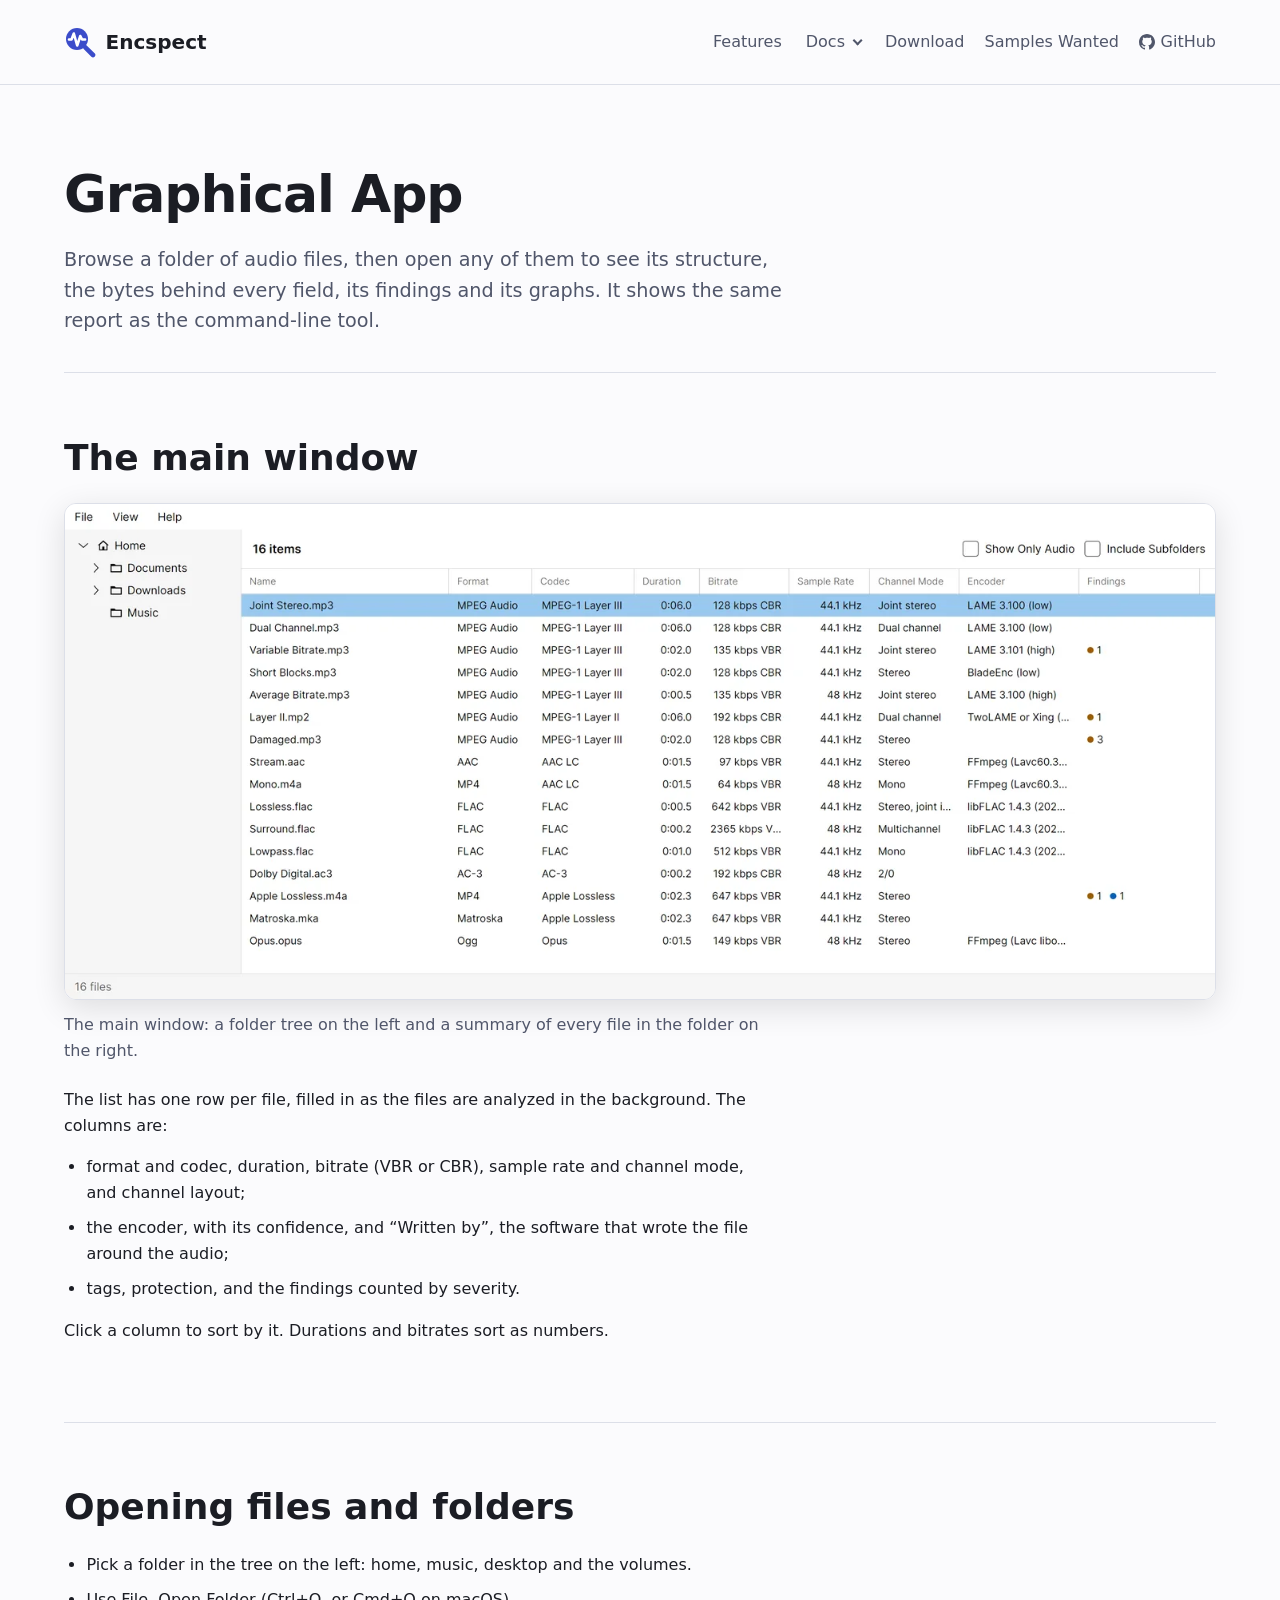
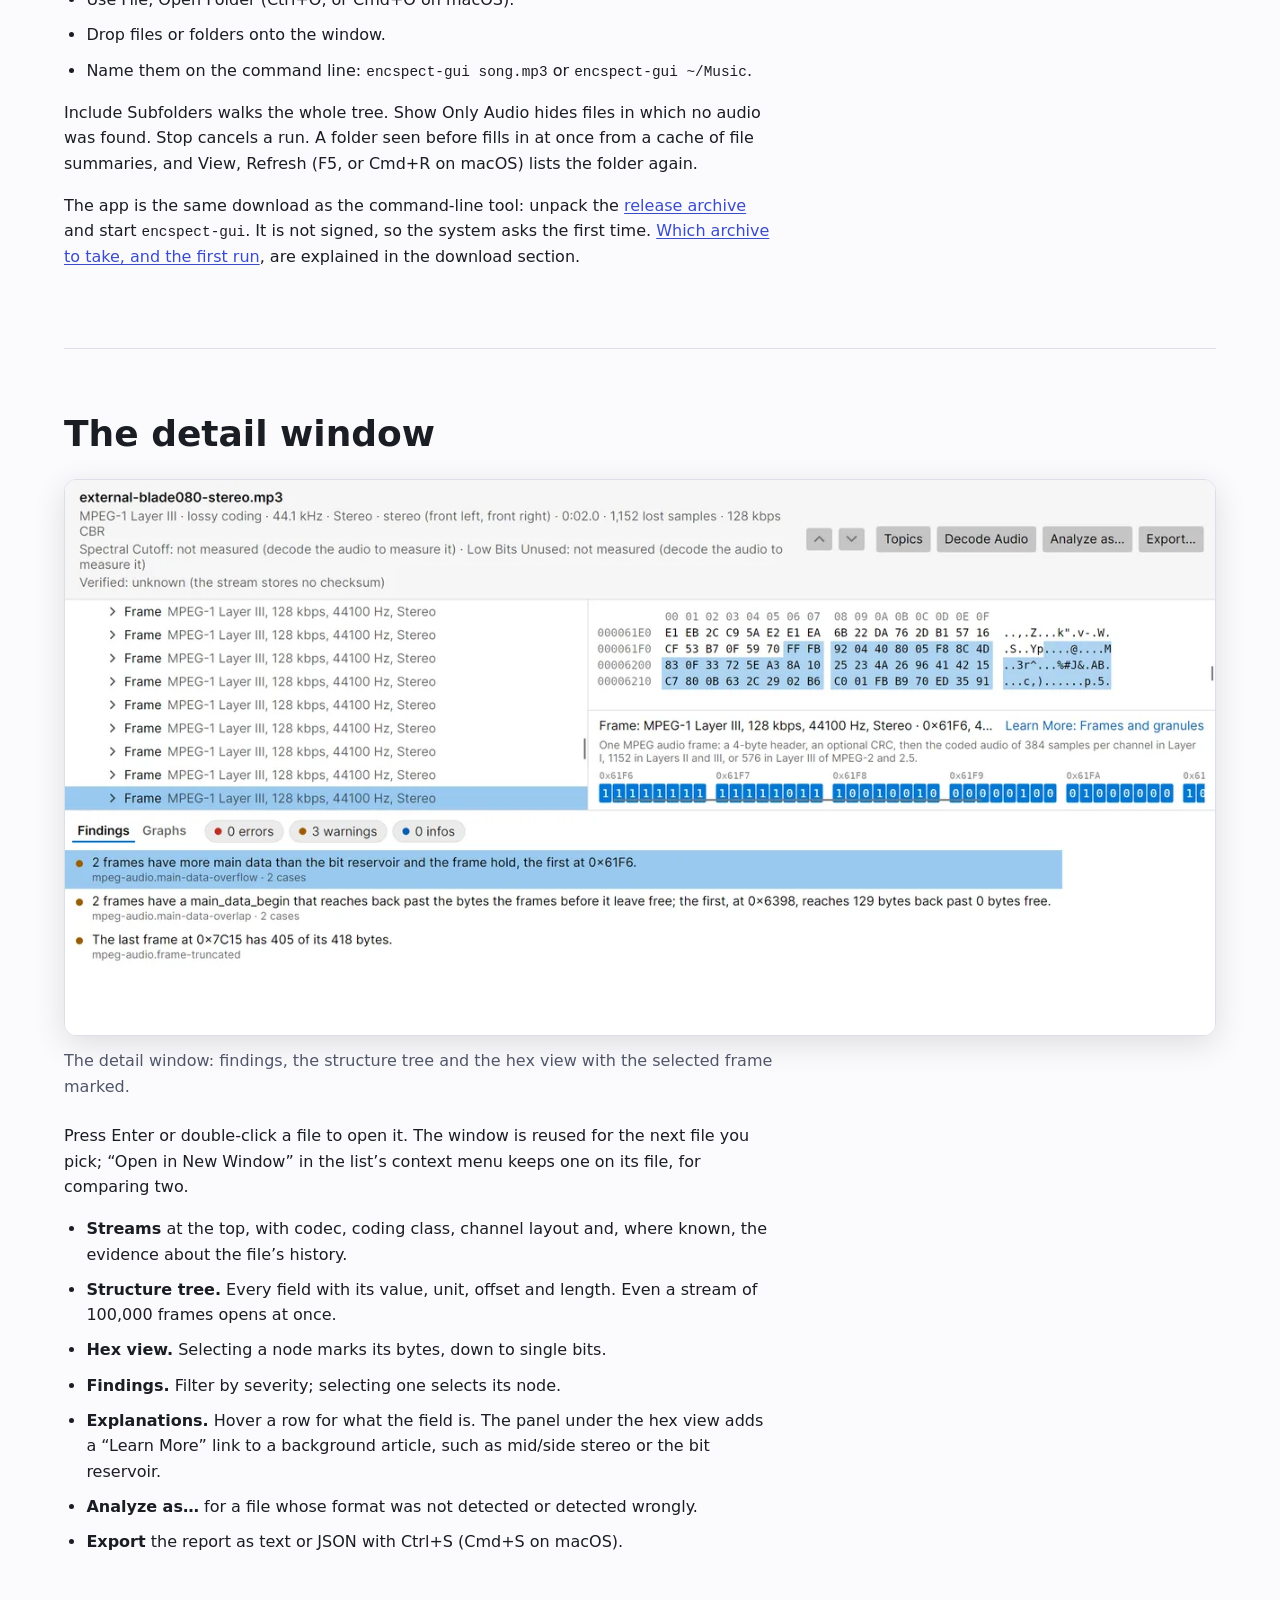
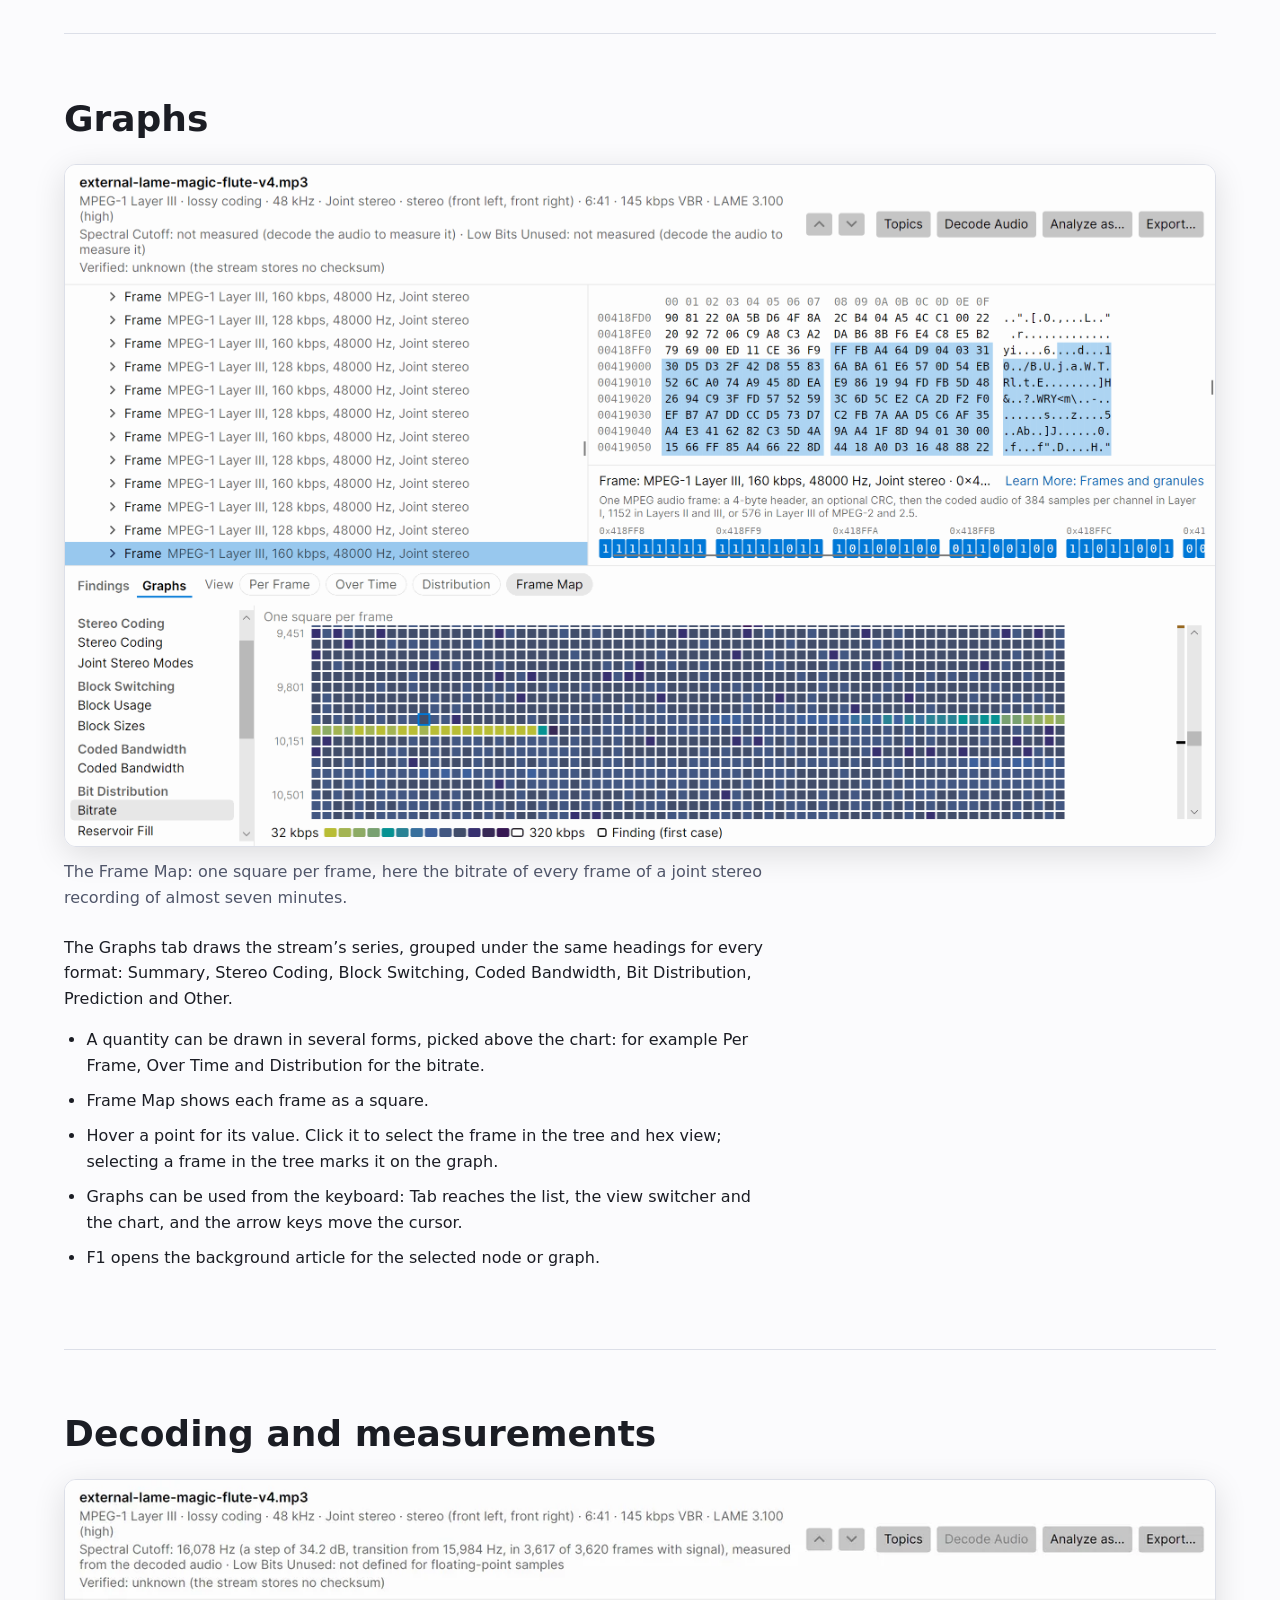
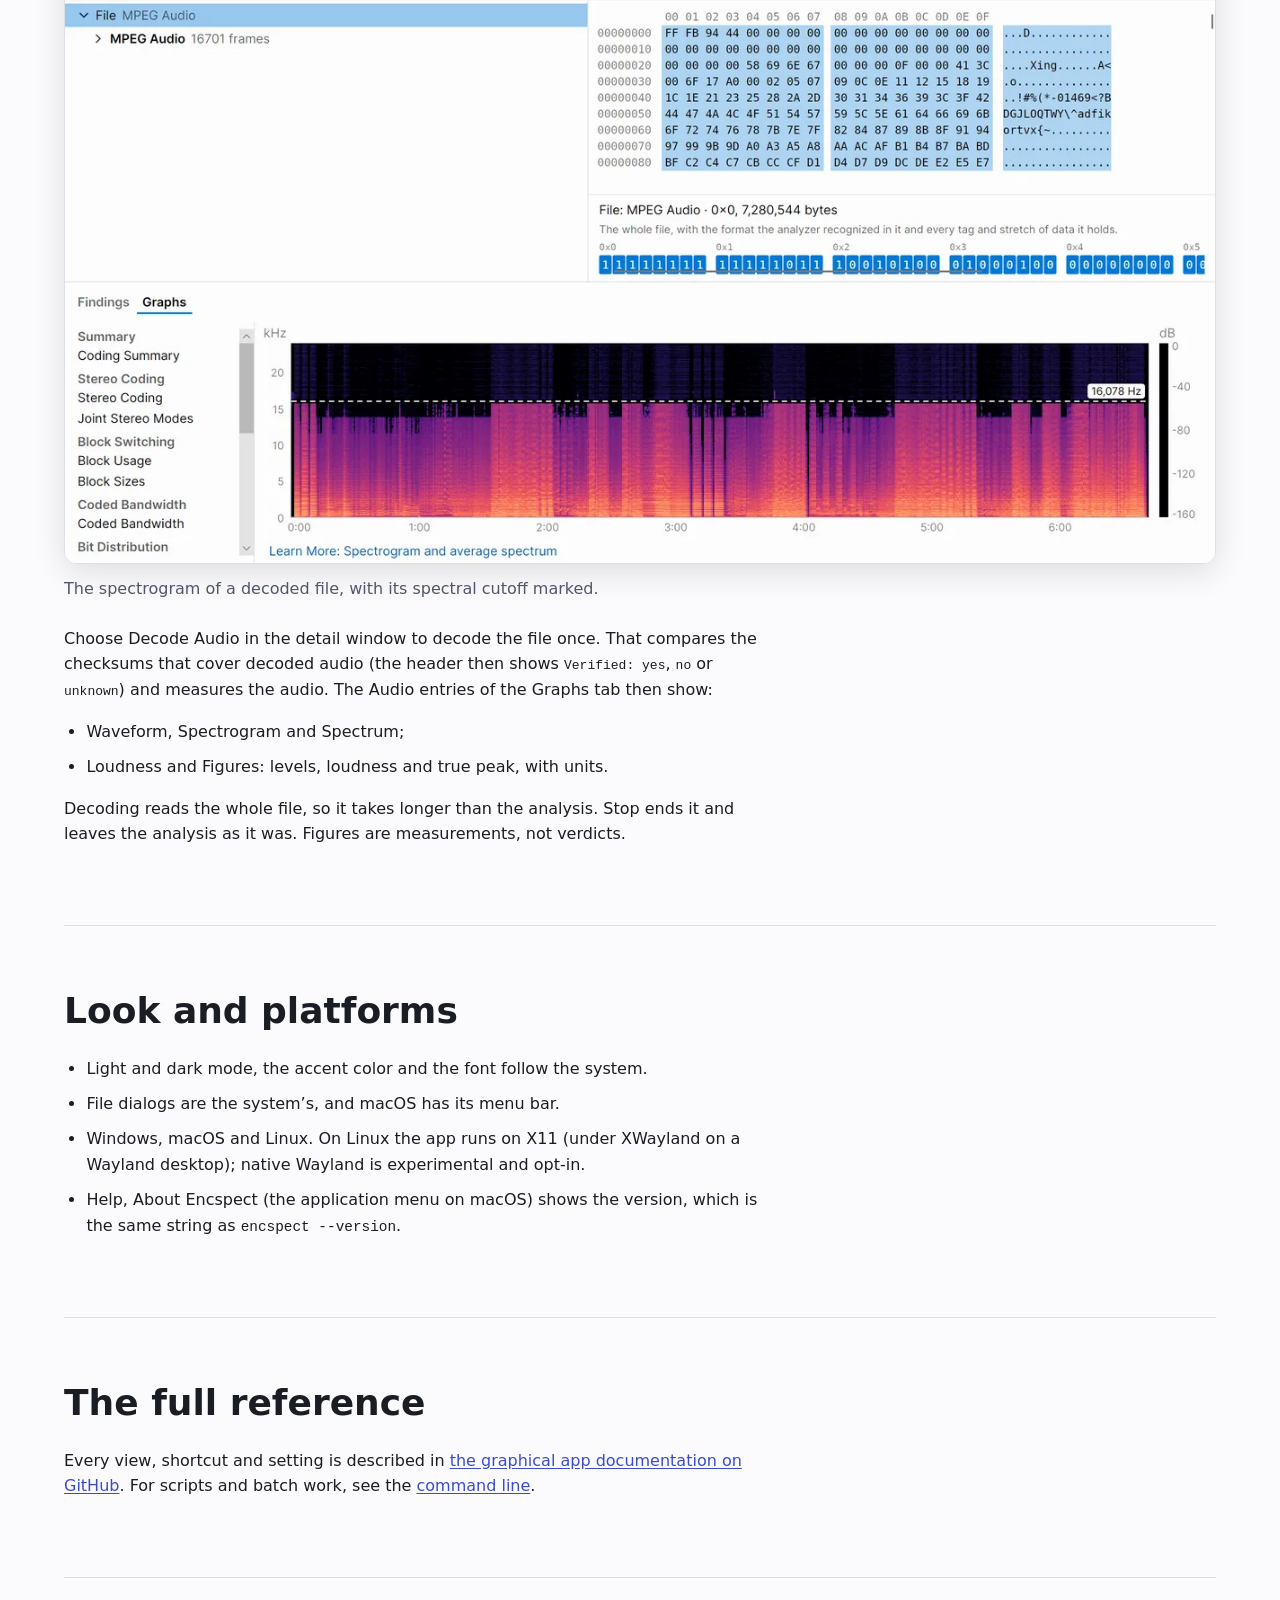
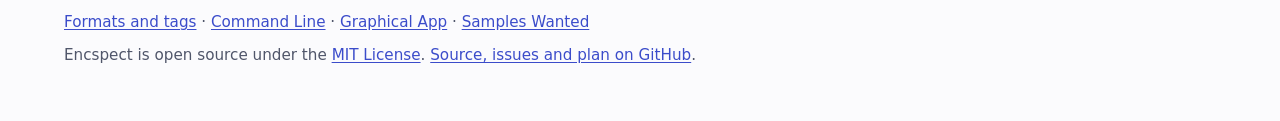
<file: site/gui.html>
<!DOCTYPE html>
<html lang="en">
<head>
  <meta charset="utf-8">
  <meta name="viewport" content="width=device-width, initial-scale=1.0">
  <meta name="color-scheme" content="light dark">
  <meta name="text-scale" content="scale">
  <title>Graphical App</title>
  <meta name="description" content="The Encspect graphical app: a file list for folders, a detail window with structure tree, hex view, findings and graphs, and measurements of decoded audio.">
  <link rel="icon" href="favicon.svg" type="image/svg+xml">
  <link rel="apple-touch-icon" href="apple-touch-icon.png">
  <link rel="stylesheet" href="styles.css">
  <script src="nav.js" defer></script>
</head>
<body>
  <a class="skip-link" href="#main">Skip to content</a>

  <header class="site-header">
    <div class="header-inner">
      <a class="brand" href="./" aria-label="Encspect home">
        <img class="brand-mark" src="favicon.svg" alt="" width="32" height="32">
        <span>Encspect</span>
      </a>
      <nav class="site-nav" aria-label="Main">
        <button type="button" class="menu-button" popovertarget="site-menu" popovertargetaction="toggle" aria-controls="site-menu">
          <svg class="icon-bars" viewBox="0 0 24 24" aria-hidden="true"><path d="M4 7h16M4 12h16M4 17h16"></path></svg>
          <span class="sr-only">Menu</span>
        </button>
        <ul class="site-menu" id="site-menu" popover="auto">
          <li><a href="./#features">Features</a></li>
          <li class="nav-dropdown">
            <button type="button" class="dropdown-trigger" popovertarget="docs-menu" aria-expanded="false" aria-controls="docs-menu">Docs <span class="chevron" aria-hidden="true"></span></button>
            <ul class="dropdown-list" id="docs-menu">
              <li><a href="formats.html">Formats and Tags</a></li>
              <li><a href="cli.html">Command Line</a></li>
              <li><a href="gui.html" aria-current="page">Graphical App</a></li>
            </ul>
          </li>
          <li><a href="./#download">Download</a></li>
          <li><a href="samples.html">Samples Wanted</a></li>
          <li><a class="github" href="https://github.com/smares/encspect">GitHub</a></li>
        </ul>
      </nav>
    </div>
  </header>

  <main id="main">
    <section class="page-head">
      <h1 id="page-title">Graphical App</h1>
      <p class="lead">Browse a folder of audio files, then open any of them to see its structure, the bytes behind every field, its findings and its graphs. It shows the same report as the command-line tool.</p>
    </section>

    <section class="shot-section">
      <h2 id="main-title">The main window</h2>
      <figure class="gallery-fig">
        <picture class="shot">
          <source media="(prefers-color-scheme: dark)" srcset="images/main-dark-1440.webp 1440w, images/main-dark-2880.webp 2880w" sizes="(max-width: 72rem) 100vw, 72rem" width="2880" height="1240">
          <img src="images/main-light-1440.webp" srcset="images/main-light-1440.webp 1440w, images/main-light-2880.webp 2880w" sizes="(max-width: 72rem) 100vw, 72rem" width="2880" height="1240" fetchpriority="high" alt="Encspect's main window with a folder tree and a list of sixteen audio files with format, codec, bitrate, encoder and findings columns">
        </picture>
        <figcaption>The main window: a folder tree on the left and a summary of every file in the folder on the right.</figcaption>
      </figure>
      <p>The list has one row per file, filled in as the files are analyzed in the background. The columns are:</p>
      <ul>
        <li>format and codec, duration, bitrate (VBR or CBR), sample rate and channel mode, and channel layout;</li>
        <li>the encoder, with its confidence, and &ldquo;Written by&rdquo;, the software that wrote the file around the audio;</li>
        <li>tags, protection, and the findings counted by severity.</li>
      </ul>
      <p>Click a column to sort by it. Durations and bitrates sort as numbers.</p>
    </section>

    <section class="prose">
      <h2 id="open-title">Opening files and folders</h2>
      <ul>
        <li>Pick a folder in the tree on the left: home, music, desktop and the volumes.</li>
        <li>Use File, Open Folder (Ctrl+O, or Cmd+O on macOS).</li>
        <li>Drop files or folders onto the window.</li>
        <li>Name them on the command line: <code>encspect-gui song.mp3</code> or <code>encspect-gui ~/Music</code>.</li>
      </ul>
      <p>Include Subfolders walks the whole tree. Show Only Audio hides files in which no audio was found. Stop cancels a run. A folder seen before fills in at once from a cache of file summaries, and View, Refresh (F5, or Cmd+R on macOS) lists the folder again.</p>
      <p>The app is the same download as the command-line tool: unpack the <a href="./#download">release archive</a> and start <code>encspect-gui</code>. It is not signed, so the system asks the first time. <a href="./#download-notes">Which archive to take, and the first run</a>, are explained in the download section.</p>
    </section>

    <section class="shot-section">
      <h2 id="detail-title">The detail window</h2>
      <figure class="gallery-fig">
        <picture class="shot">
          <source media="(prefers-color-scheme: dark)" srcset="images/detail-dark-1280.webp 1280w, images/detail-dark-2560.webp 2560w" sizes="(max-width: 72rem) 100vw, 72rem" width="2560" height="1237">
          <img src="images/detail-light-1280.webp" srcset="images/detail-light-1280.webp 1280w, images/detail-light-2560.webp 2560w" sizes="(max-width: 72rem) 100vw, 72rem" width="2560" height="1237" loading="lazy" alt="Encspect's detail window with three findings of an MP3 file, the structure tree and the hex view of the selected frame">
        </picture>
        <figcaption>The detail window: findings, the structure tree and the hex view with the selected frame marked.</figcaption>
      </figure>
      <p>Press Enter or double-click a file to open it. The window is reused for the next file you pick; &ldquo;Open in New Window&rdquo; in the list&rsquo;s context menu keeps one on its file, for comparing two.</p>
      <ul>
        <li><strong>Streams</strong> at the top, with codec, coding class, channel layout and, where known, the evidence about the file&rsquo;s history.</li>
        <li><strong>Structure tree.</strong> Every field with its value, unit, offset and length. Even a stream of 100,000 frames opens at once.</li>
        <li><strong>Hex view.</strong> Selecting a node marks its bytes, down to single bits.</li>
        <li><strong>Findings.</strong> Filter by severity; selecting one selects its node.</li>
        <li><strong>Explanations.</strong> Hover a row for what the field is. The panel under the hex view adds a &ldquo;Learn More&rdquo; link to a background article, such as mid/side stereo or the bit reservoir.</li>
        <li><strong>Analyze as&hellip;</strong> for a file whose format was not detected or detected wrongly.</li>
        <li><strong>Export</strong> the report as text or JSON with Ctrl+S (Cmd+S on macOS).</li>
      </ul>
    </section>

    <section class="shot-section">
      <h2 id="graphs-title">Graphs</h2>
      <figure class="gallery-fig">
        <picture class="shot">
          <source media="(prefers-color-scheme: dark)" srcset="images/frame-map-dark-2560.webp" width="2560" height="1517">
          <img src="images/frame-map-light-2560.webp" width="2560" height="1517" loading="lazy" alt="The Frame Map of a 6:41 MP3 file with one square per frame colored by bitrate">
        </picture>
        <figcaption>The Frame Map: one square per frame, here the bitrate of every frame of a joint stereo recording of almost seven minutes.</figcaption>
      </figure>
      <p>The Graphs tab draws the stream&rsquo;s series, grouped under the same headings for every format: Summary, Stereo Coding, Block Switching, Coded Bandwidth, Bit Distribution, Prediction and Other.</p>
      <ul>
        <li>A quantity can be drawn in several forms, picked above the chart: for example Per Frame, Over Time and Distribution for the bitrate.</li>
        <li>Frame Map shows each frame as a square.</li>
        <li>Hover a point for its value. Click it to select the frame in the tree and hex view; selecting a frame in the tree marks it on the graph.</li>
        <li>Graphs can be used from the keyboard: Tab reaches the list, the view switcher and the chart, and the arrow keys move the cursor.</li>
        <li>F1 opens the background article for the selected node or graph.</li>
      </ul>
    </section>

    <section class="shot-section">
      <h2 id="audio-title">Decoding and measurements</h2>
      <figure class="gallery-fig">
        <picture class="shot">
          <source media="(prefers-color-scheme: dark)" srcset="images/spectrogram-dark-1280.webp 1280w, images/spectrogram-dark-2560.webp 2560w" sizes="(max-width: 72rem) 100vw, 72rem" width="2560" height="1520">
          <img src="images/spectrogram-light-1280.webp" srcset="images/spectrogram-light-1280.webp 1280w, images/spectrogram-light-2560.webp 2560w" sizes="(max-width: 72rem) 100vw, 72rem" width="2560" height="1520" loading="lazy" alt="The spectrogram of a decoded MP3 file with a dashed line at its spectral cutoff of 16,078 Hz">
        </picture>
        <figcaption>The spectrogram of a decoded file, with its spectral cutoff marked.</figcaption>
      </figure>
      <p>Choose Decode Audio in the detail window to decode the file once. That compares the checksums that cover decoded audio (the header then shows <code>Verified: yes</code>, <code>no</code> or <code>unknown</code>) and measures the audio. The Audio entries of the Graphs tab then show:</p>
      <ul>
        <li>Waveform, Spectrogram and Spectrum;</li>
        <li>Loudness and Figures: levels, loudness and true peak, with units.</li>
      </ul>
      <p>Decoding reads the whole file, so it takes longer than the analysis. Stop ends it and leaves the analysis as it was. Figures are measurements, not verdicts.</p>
    </section>

    <section class="prose">
      <h2 id="look-title">Look and platforms</h2>
      <ul>
        <li>Light and dark mode, the accent color and the font follow the system.</li>
        <li>File dialogs are the system&rsquo;s, and macOS has its menu bar.</li>
        <li>Windows, macOS and Linux. On Linux the app runs on X11 (under XWayland on a Wayland desktop); native Wayland is experimental and opt-in.</li>
        <li>Help, About Encspect (the application menu on macOS) shows the version, which is the same string as <code>encspect --version</code>.</li>
      </ul>
    </section>

    <section class="prose">
      <h2 id="more-title">The full reference</h2>
      <p>Every view, shortcut and setting is described in <a href="https://github.com/smares/encspect/blob/main/docs/gui.md">the graphical app documentation on GitHub</a>. For scripts and batch work, see the <a href="cli.html">command line</a>.</p>
    </section>
  </main>

  <footer class="site-footer">
    <p><a href="formats.html">Formats and tags</a> · <a href="cli.html">Command Line</a> · <a href="gui.html">Graphical App</a> · <a href="samples.html">Samples Wanted</a></p>
    <p>Encspect is open source under the <a href="https://github.com/smares/encspect/blob/main/LICENSE">MIT License</a>. <a href="https://github.com/smares/encspect">Source, issues and plan on GitHub</a>.</p>
  </footer>
</body>
</html>
</file>
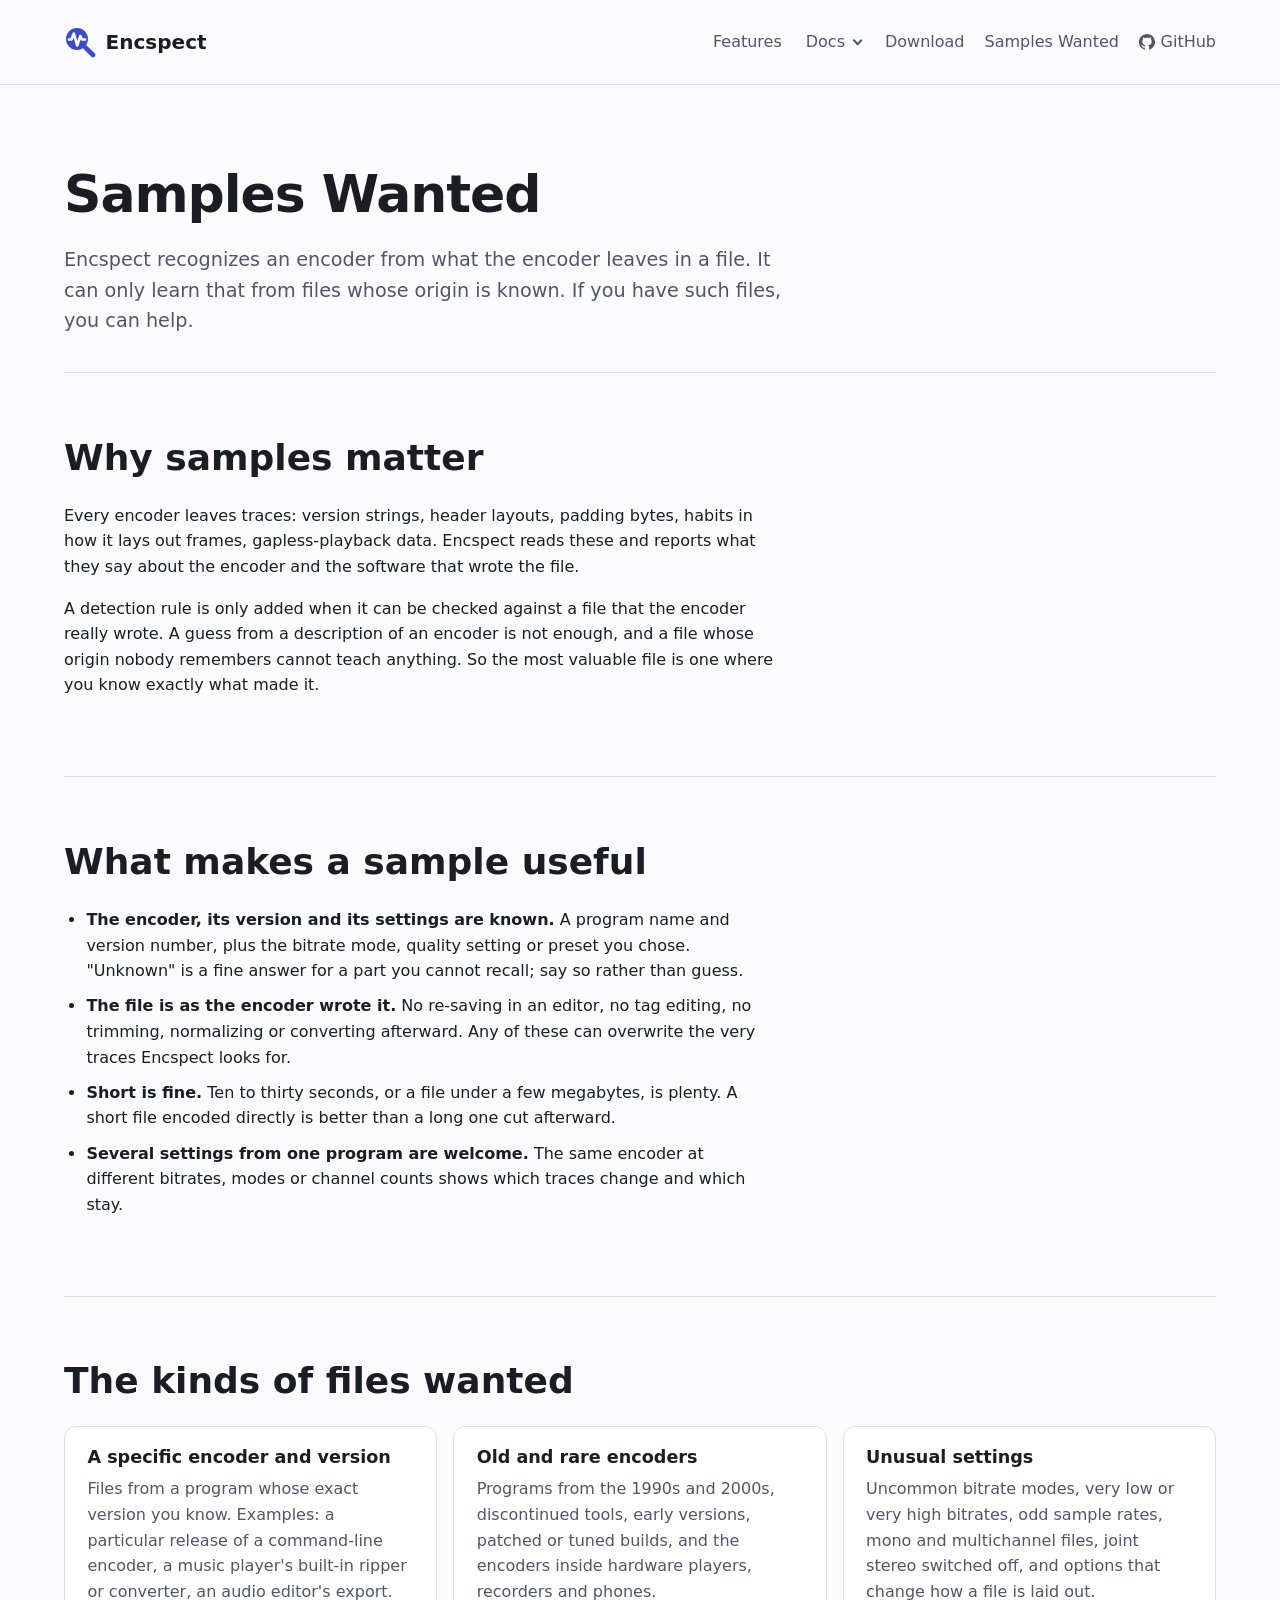
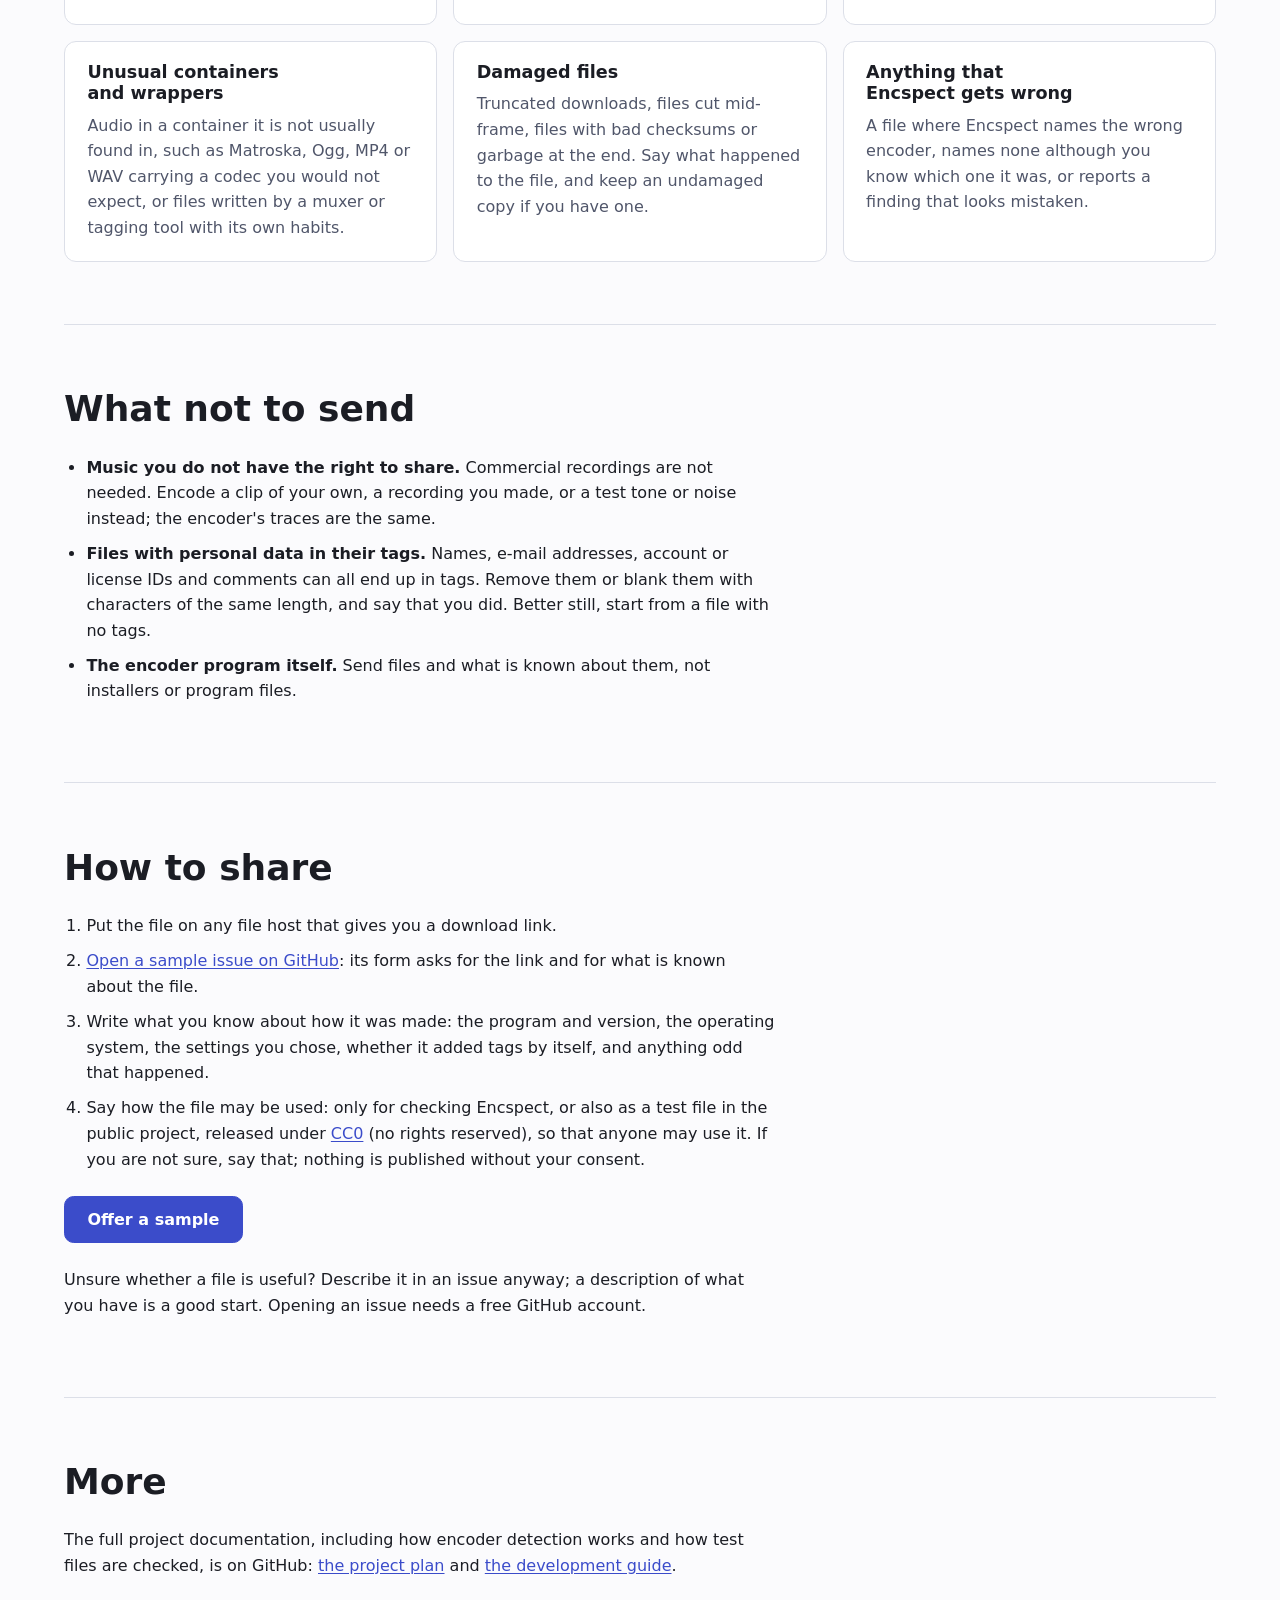
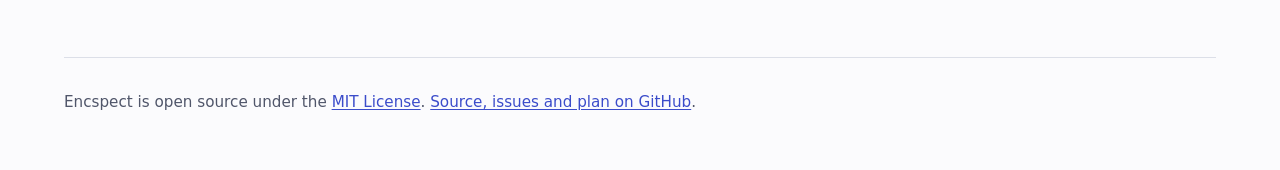
<file: site/samples.html>
<!DOCTYPE html>
<html lang="en">
<head>
  <meta charset="utf-8">
  <meta name="viewport" content="width=device-width, initial-scale=1.0">
  <meta name="color-scheme" content="light dark">
  <meta name="text-scale" content="scale">
  <title>Samples Wanted</title>
  <meta name="description" content="Which audio files help Encspect recognize more encoders, what makes a sample useful, what not to send, and how to share it.">
  <link rel="icon" href="favicon.svg" type="image/svg+xml">
  <link rel="apple-touch-icon" href="apple-touch-icon.png">
  <link rel="stylesheet" href="styles.css">
  <script src="nav.js" defer></script>
</head>
<body>
  <a class="skip-link" href="#main">Skip to content</a>

  <header class="site-header">
    <div class="header-inner">
      <a class="brand" href="./" aria-label="Encspect home">
        <img class="brand-mark" src="favicon.svg" alt="" width="32" height="32">
        <span>Encspect</span>
      </a>
      <nav class="site-nav" aria-label="Main">
        <button type="button" class="menu-button" popovertarget="site-menu" popovertargetaction="toggle" aria-controls="site-menu">
          <svg class="icon-bars" viewBox="0 0 24 24" aria-hidden="true"><path d="M4 7h16M4 12h16M4 17h16"></path></svg>
          <span class="sr-only">Menu</span>
        </button>
        <ul class="site-menu" id="site-menu" popover="auto">
          <li><a href="./#features">Features</a></li>
          <li class="nav-dropdown">
            <button type="button" class="dropdown-trigger" popovertarget="docs-menu" aria-expanded="false" aria-controls="docs-menu">Docs <span class="chevron" aria-hidden="true"></span></button>
            <ul class="dropdown-list" id="docs-menu">
              <li><a href="formats.html">Formats and Tags</a></li>
              <li><a href="cli.html">Command Line</a></li>
              <li><a href="gui.html">Graphical App</a></li>
            </ul>
          </li>
          <li><a href="./#download">Download</a></li>
          <li><a href="samples.html" aria-current="page">Samples Wanted</a></li>
          <li><a class="github" href="https://github.com/smares/encspect">GitHub</a></li>
        </ul>
      </nav>
    </div>
  </header>

  <main id="main">
    <section class="page-head">
      <h1 id="page-title">Samples Wanted</h1>
      <p class="lead">Encspect recognizes an encoder from what the encoder leaves in a file. It can only learn that from files whose origin is known. If you have such files, you can help.</p>
    </section>

    <section class="prose">
      <h2 id="why-title">Why samples matter</h2>
      <p>Every encoder leaves traces: version strings, header layouts, padding bytes, habits in how it lays out frames, gapless-playback data. Encspect reads these and reports what they say about the encoder and the software that wrote the file.</p>
      <p>A detection rule is only added when it can be checked against a file that the encoder really wrote. A guess from a description of an encoder is not enough, and a file whose origin nobody remembers cannot teach anything. So the most valuable file is one where you know exactly what made it.</p>
    </section>

    <section class="prose">
      <h2 id="useful-title">What makes a sample useful</h2>
      <ul>
        <li><strong>The encoder, its version and its settings are known.</strong> A program name and version number, plus the bitrate mode, quality setting or preset you chose. "Unknown" is a fine answer for a part you cannot recall; say so rather than guess.</li>
        <li><strong>The file is as the encoder wrote it.</strong> No re-saving in an editor, no tag editing, no trimming, normalizing or converting afterward. Any of these can overwrite the very traces Encspect looks for.</li>
        <li><strong>Short is fine.</strong> Ten to thirty seconds, or a file under a few megabytes, is plenty. A short file encoded directly is better than a long one cut afterward.</li>
        <li><strong>Several settings from one program are welcome.</strong> The same encoder at different bitrates, modes or channel counts shows which traces change and which stay.</li>
      </ul>
    </section>

    <section class="prose">
      <h2 id="wanted-title">The kinds of files wanted</h2>
      <div class="kinds">
        <div class="card">
          <h3>A specific encoder and version</h3>
          <p>Files from a program whose exact version you know. Examples: a particular release of a command-line encoder, a music player's built-in ripper or converter, an audio editor's export.</p>
        </div>
        <div class="card">
          <h3>Old and rare encoders</h3>
          <p>Programs from the 1990s and 2000s, discontinued tools, early versions, patched or tuned builds, and the encoders inside hardware players, recorders and phones.</p>
        </div>
        <div class="card">
          <h3>Unusual settings</h3>
          <p>Uncommon bitrate modes, very low or very high bitrates, odd sample rates, mono and multichannel files, joint stereo switched off, and options that change how a file is laid out.</p>
        </div>
        <div class="card">
          <h3>Unusual containers and wrappers</h3>
          <p>Audio in a container it is not usually found in, such as Matroska, Ogg, MP4 or WAV carrying a codec you would not expect, or files written by a muxer or tagging tool with its own habits.</p>
        </div>
        <div class="card">
          <h3>Damaged files</h3>
          <p>Truncated downloads, files cut mid-frame, files with bad checksums or garbage at the end. Say what happened to the file, and keep an undamaged copy if you have one.</p>
        </div>
        <div class="card">
          <h3>Anything that Encspect gets wrong</h3>
          <p>A file where Encspect names the wrong encoder, names none although you know which one it was, or reports a finding that looks mistaken.</p>
        </div>
      </div>
    </section>

    <section class="prose">
      <h2 id="avoid-title">What not to send</h2>
      <ul>
        <li><strong>Music you do not have the right to share.</strong> Commercial recordings are not needed. Encode a clip of your own, a recording you made, or a test tone or noise instead; the encoder's traces are the same.</li>
        <li><strong>Files with personal data in their tags.</strong> Names, e-mail addresses, account or license IDs and comments can all end up in tags. Remove them or blank them with characters of the same length, and say that you did. Better still, start from a file with no tags.</li>
        <li><strong>The encoder program itself.</strong> Send files and what is known about them, not installers or program files.</li>
      </ul>
    </section>

    <section class="prose">
      <h2 id="share-title">How to share</h2>
      <ol>
        <li>Put the file on any file host that gives you a download link.</li>
        <li><a href="https://github.com/smares/encspect/issues/new?template=sample.yml">Open a sample issue on GitHub</a>: its form asks for the link and for what is known about the file.</li>
        <li>Write what you know about how it was made: the program and version, the operating system, the settings you chose, whether it added tags by itself, and anything odd that happened.</li>
        <li>Say how the file may be used: only for checking Encspect, or also as a test file in the public project, released under <a href="https://creativecommons.org/publicdomain/zero/1.0/">CC0</a> (no rights reserved), so that anyone may use it. If you are not sure, say that; nothing is published without your consent.</li>
      </ol>
      <p class="actions-left"><a class="button primary" href="https://github.com/smares/encspect/issues/new?template=sample.yml">Offer a sample</a></p>
      <p>Unsure whether a file is useful? Describe it in an issue anyway; a description of what you have is a good start. Opening an issue needs a free GitHub account.</p>
    </section>

    <section class="prose">
      <h2 id="more-title">More</h2>
      <p>The full project documentation, including how encoder detection works and how test files are checked, is on GitHub: <a href="https://github.com/smares/encspect/blob/main/docs/plan.md">the project plan</a> and <a href="https://github.com/smares/encspect/blob/main/docs/development.md">the development guide</a>.</p>
    </section>
  </main>

  <footer class="site-footer">
    <p>Encspect is open source under the <a href="https://github.com/smares/encspect/blob/main/LICENSE">MIT License</a>. <a href="https://github.com/smares/encspect">Source, issues and plan on GitHub</a>.</p>
  </footer>
</body>
</html>
</file>
<file: site/styles.css>
/* Encspect landing page. System fonts only, light and dark from the visitor's setting. */

:root {
  --surface-light: #fbfbfd;
  --surface-dark: #14161c;
  --raised-light: #ffffff;
  --raised-dark: #1d2029;
  --text-light: #1b1d24;
  --text-dark: #e8e9ee;
  --muted-light: #50566a;
  --muted-dark: #a9aebf;
  --border-light: #dcdfe8;
  --border-dark: #333847;
  --brand-light: #3b4cca;
  --brand-dark: #9aa8ff;
  --brand-text-light: #ffffff;
  --brand-text-dark: #10142e;

  /* Fallback for browsers without light-dark(): the light values, switched by the media query. */
  --surface: var(--surface-light);
  --raised: var(--raised-light);
  --text: var(--text-light);
  --muted: var(--muted-light);
  --border: var(--border-light);
  --brand: var(--brand-light);
  --brand-text: var(--brand-text-light);

  @media (prefers-color-scheme: dark) {
    --surface: var(--surface-dark);
    --raised: var(--raised-dark);
    --text: var(--text-dark);
    --muted: var(--muted-dark);
    --border: var(--border-dark);
    --brand: var(--brand-dark);
    --brand-text: var(--brand-text-dark);
  }

  @supports (color: light-dark(white, black)) {
    --surface: light-dark(var(--surface-light), var(--surface-dark));
    --raised: light-dark(var(--raised-light), var(--raised-dark));
    --text: light-dark(var(--text-light), var(--text-dark));
    --muted: light-dark(var(--muted-light), var(--muted-dark));
    --border: light-dark(var(--border-light), var(--border-dark));
    --brand: light-dark(var(--brand-light), var(--brand-dark));
    --brand-text: light-dark(var(--brand-text-light), var(--brand-text-dark));
  }

  color-scheme: light dark;
  accent-color: var(--brand);
}

*,
*::before,
*::after {
  box-sizing: border-box;
}

body {
  margin: 0;
  background: var(--surface);
  color: var(--text);
  font-family: system-ui, -apple-system, "Segoe UI", Roboto, "Helvetica Neue", Arial, sans-serif;
  line-height: 1.6;
  overflow-wrap: break-word;
}

a {
  color: var(--brand);
  text-underline-offset: 0.15em;
}

a:focus-visible,
button:focus-visible,
pre:focus-visible {
  outline: 3px solid var(--brand);
  outline-offset: 3px;
}

h1,
h2,
h3 {
  line-height: 1.2;
  text-wrap: balance;
}

p {
  text-wrap: pretty;
}

.skip-link {
  position: absolute;
  inset-inline-start: 1rem;
  inset-block-start: -10rem;
  padding: 0.5rem 1rem;
  background: var(--raised);
  border: 1px solid var(--border);
  border-radius: 0.5rem;
}

.skip-link:focus {
  inset-block-start: 1rem;
}

/* One measure for running text everywhere: paragraphs, lists, captions, code blocks and the descriptions of
   definition lists end at 70 characters (the lead paragraphs, in a larger font, at 60). Card grids keep the full width. */
main :where(p, ul, ol, figcaption, dd, .code) {
  max-inline-size: 70ch;
}

.cards {
  max-inline-size: none;
}

/* Page width: content up to 72rem, with a gutter that never drops below 1rem. */
.header-inner,
main > section,
.site-footer {
  inline-size: min(100% - 2rem, 72rem);
  margin-inline: auto;
}

/* The header is a full-width sticky bar. --header-height is the bar's height: one row holding the brand mark or the
   2.75rem Menu button, the inner padding and the bottom border. Where popovers are missing the row wraps, so the value
   is raised there. Anchor jumps and focus land below the bar through scroll-padding-top. */
:root {
  --header-height: 5.25rem;
}

@supports not selector(:popover-open) {
  :root {
    --header-height: 7.5rem;
  }
}

html {
  scroll-padding-block-start: calc(var(--header-height) + 1rem);
}

.site-header {
  position: sticky;
  inset-block-start: 0;
  z-index: 10;
  background: var(--surface);
  border-block-end: 1px solid var(--border);
}

.header-inner {
  display: flex;
  align-items: center;
  justify-content: space-between;
  gap: 0.5rem 1.5rem;
  padding-block: 1.25rem;
}

/* Kept at their natural width, so the script can tell whether the inline row fits. */
.header-inner > * {
  flex-shrink: 0;
  white-space: nowrap;
}

.brand {
  display: inline-flex;
  align-items: center;
  gap: 0.6rem;
  color: var(--text);
  font-size: 1.25rem;
  font-weight: 700;
  text-decoration: none;
}

.brand-mark {
  inline-size: 2rem;
  block-size: 2rem;
}


.site-header nav a {
  color: var(--muted);
  font-weight: 500;
  text-decoration: none;
}

.site-header nav a:hover {
  color: var(--text);
  text-decoration: underline;
}

main > section {
  padding-block: clamp(2.5rem, 1.5rem + 3vw, 4.5rem);
}

main > section + section {
  border-block-start: 1px solid var(--border);
}

/* A jump to a section lands with its top border under the bar rather than 1rem below it, so the separator above the
   section's heading is not left showing; the section's own padding keeps the heading clear of the bar. */
main > section[id] {
  scroll-margin-block-start: calc(-1rem - 1px);
}

.hero {
  text-align: center;
}

.hero :where(p) {
  margin-inline: auto;
}

.hero h1 {
  margin-block: 1rem 1.25rem;
  font-size: clamp(2.25rem, 1.5rem + 3vw, 4rem);
  letter-spacing: -0.02em;
}

.lead {
  max-inline-size: 60ch;
  margin-inline: auto;
  color: var(--muted);
  font-size: 1.2rem;
}

.actions {
  display: flex;
  flex-wrap: wrap;
  justify-content: center;
  gap: 0.75rem;
  margin-block: 2rem 1rem;
}

.button {
  display: inline-flex;
  align-items: center;
  min-block-size: 2.75rem;
  padding: 0.6rem 1.4rem;
  border: 1px solid var(--border);
  border-radius: 0.6rem;
  background: var(--raised);
  color: var(--text);
  font-weight: 600;
  text-decoration: none;
}

.button:hover {
  border-color: var(--brand);
}

.button.primary {
  border-color: var(--brand);
  background: var(--brand);
  color: var(--brand-text);
}

.note {
  margin-block-end: 2.5rem;
  color: var(--muted);
  font-size: 0.95rem;
}

.shot img {
  display: block;
  inline-size: 100%;
  block-size: auto;
  border: 1px solid var(--border);
  border-radius: 0.75rem;
  box-shadow: 0 0.5rem 2rem rgb(0 0 0 / 0.12);
}

h2 {
  margin-block: 0 1.5rem;
  font-size: clamp(1.6rem, 1.3rem + 1.2vw, 2.25rem);
}

.section-lead {
  color: var(--muted);
}

.cards {
  display: grid;
  grid-template-columns: repeat(auto-fit, minmax(min(100%, 18rem), 1fr));
  gap: 1rem;
  margin: 0;
  padding: 0;
  list-style: none;
}

.card {
  padding: 1.25rem 1.4rem;
  border: 1px solid var(--border);
  border-radius: 0.75rem;
  background: var(--raised);
}

.card h3 {
  margin-block: 0 0.5rem;
  font-size: 1.1rem;
}

.card p {
  margin: 0;
  color: var(--muted);
}

.gallery figure {
  margin: 0 0 3rem;
}

.gallery figure:last-child {
  margin-block-end: 0;
}

figcaption {
  margin-block-start: 0.75rem;
  color: var(--muted);
}

.formats {
  display: grid;
  /* The term column, the gap and the 70 characters of the description, so the rules under the rows end with the text. */
  max-inline-size: calc(9rem + 1.5rem + 70ch);
  gap: 1rem;
  margin: 0 0 1.5rem;
}

.formats div {
  display: grid;
  grid-template-columns: minmax(0, 9rem) minmax(0, 1fr);
  gap: 0.25rem 1.5rem;
  padding-block-end: 1rem;
  border-block-end: 1px solid var(--border);
}

.formats dt {
  font-weight: 700;
}

.formats dd {
  margin: 0;
  color: var(--muted);
}

@media (max-width: 36em) {
  .formats div {
    grid-template-columns: minmax(0, 1fr);
  }
}

.code {
  margin: 1.5rem 0;
}

.code figcaption {
  margin-block: 0 0.5rem;
  font-weight: 600;
  color: var(--text);
}

/* Code stays dark in both themes; inherited colors are set again under its own color-scheme. */
.copyable {
  color-scheme: dark;
  position: relative;
  border-radius: 0.75rem;
  background: var(--surface-dark);
  color: var(--text-dark);
  accent-color: var(--brand);
}

pre {
  margin: 0;
  padding: 1.1rem 3.75rem 1.1rem 1.25rem;
  overflow-x: auto;
  font-family: ui-monospace, "Cascadia Code", "SF Mono", Menlo, Consolas, monospace;
  font-size: 0.95rem;
  line-height: 1.6;
}

.copy {
  position: absolute;
  inset-block-start: 0.6rem;
  inset-inline-end: 0.6rem;
}

.copy-button {
  display: grid;
  place-items: center;
  min-inline-size: 2.25rem;
  min-block-size: 2.25rem;
  padding: 0.35rem;
  border: 1px solid var(--border-dark);
  border-radius: 0.5rem;
  background: var(--raised-dark);
  color: var(--text-dark);
  cursor: pointer;
}

.copy-button:hover {
  border-color: var(--brand-dark);
}

.icon {
  inline-size: 1.15rem;
  block-size: 1.15rem;
  fill: none;
  stroke: currentColor;
  stroke-width: 2;
  stroke-linecap: round;
  stroke-linejoin: round;
}

.icon-check,
.copy-button[data-copied] .icon-copy {
  display: none;
}

.copy-button[data-copied] .icon-check {
  display: block;
}

/* The bubble is the live region: shown and hidden by opacity, so it stays in the accessibility tree. */
.tip {
  position: absolute;
  inset-block-start: 50%;
  inset-inline-end: calc(100% + 0.5rem);
  translate: 0 -50%;
  padding: 0.2rem 0.6rem;
  border-radius: 0.4rem;
  background: var(--raised-dark);
  color: var(--text-dark);
  font-size: 0.85rem;
  white-space: nowrap;
  opacity: 0;
  pointer-events: none;
  transition: opacity 0.15s;
}

.tip:not(:empty) {
  opacity: 1;
}

@media (prefers-reduced-motion: reduce) {
  .tip {
    transition: none;
  }
}

.site-footer {
  padding-block: 2rem 3rem;
  border-block-start: 1px solid var(--border);
  color: var(--muted);
  font-size: 0.95rem;
}

/* Subpages: samples.html and formats.html */
main > .page-head {
  padding-block-end: 1rem;
}

.page-head h1 {
  margin-block: 1rem;
  font-size: clamp(2rem, 1.4rem + 2.5vw, 3.25rem);
  letter-spacing: -0.02em;
}

.page-head .lead {
  margin-inline: 0;
}

.prose :is(ul, ol) {
  padding-inline-start: 1.4rem;
}

.prose li + li {
  margin-block-start: 0.6rem;
}

.kinds {
  display: grid;
  grid-template-columns: repeat(auto-fit, minmax(min(100%, 18rem), 1fr));
  gap: 1rem;
}

.actions-left {
  margin-block: 1.5rem;
}

.site-footer p {
  margin-block: 0 0.5rem;
}

/* The GitHub mark before links to GitHub: one masked file, so it takes the link's color in both themes. */
.github::before {
  content: "";
  display: inline-block;
  width: 1em;
  height: 1em;
  margin-right: 0.35em;
  vertical-align: -0.125em;
  background-color: currentColor;
  flex: none;
  forced-color-adjust: none;
  -webkit-mask: url("github-mark.svg") center / contain no-repeat;
  mask: url("github-mark.svg") center / contain no-repeat;
}

/* Links that sit side by side wrap as whole links, without a separator that could start a line. */
.link-row {
  display: flex;
  flex-wrap: wrap;
  gap: 0.25em 1.25em;
  margin: 0;
  padding: 0;
  list-style: none;
}

/* Command Line and Graphical App pages */
.formats.wide {
  max-inline-size: calc(12rem + 1.5rem + 70ch);
}

.formats.wide div {
  grid-template-columns: minmax(0, 12rem) minmax(0, 1fr);
}

@media (max-width: 36em) {
  .formats.wide div {
    grid-template-columns: minmax(0, 1fr);
  }
}

.prose :is(p, li, dd) code,
.page-head code {
  font-family: ui-monospace, "Cascadia Code", "SF Mono", Menlo, Consolas, monospace;
  font-size: 0.9em;
}

.shot-section ul {
  padding-inline-start: 1.4rem;
}

.shot-section li + li {
  margin-block-start: 0.6rem;
}

.gallery-fig {
  margin: 0 0 1.5rem;
}

/* Header navigation. Collapsed by default, and without script: one Menu button opens the list as a popover.
   nav.js adds is-wide to the header when the whole row fits, and the list then becomes the inline navigation. */
.site-nav {
  display: flex;
  align-items: center;
}

.menu-button,
.dropdown-trigger {
  display: inline-flex;
  align-items: center;
  gap: 0.3em;
  min-block-size: 2.75rem;
  padding: 0 0.25rem;
  border: 0;
  background: none;
  color: var(--muted);
  font: inherit;
  font-weight: 500;
  cursor: pointer;
}

.menu-button {
  anchor-name: --menu-button;
  justify-content: center;
  min-inline-size: 2.75rem;
  padding: 0;
  border: 1px solid var(--border);
  border-radius: 0.6rem;
  background: var(--raised);
  color: var(--text);
}

.dropdown-trigger {
  display: none;
}

.dropdown-trigger:hover,
.dropdown-trigger[aria-expanded="true"] {
  color: var(--text);
}

.icon-bars {
  inline-size: 1.5rem;
  block-size: 1.5rem;
  fill: none;
  stroke: currentColor;
  stroke-width: 2;
  stroke-linecap: round;
}

.chevron {
  margin-inline-start: 0.25em;
  inline-size: 0.45em;
  block-size: 0.45em;
  margin-block-start: -0.2em;
  border-inline-end: 2px solid currentColor;
  border-block-end: 2px solid currentColor;
  rotate: 45deg;
}

.dropdown-trigger[aria-expanded="true"] .chevron {
  margin-block: 0.15em 0;
  rotate: 225deg;
}

.sr-only {
  position: absolute;
  inline-size: 1px;
  block-size: 1px;
  overflow: hidden;
  clip-path: inset(50%);
  white-space: nowrap;
}

.site-menu,
.dropdown-list {
  margin: 0;
  padding: 0;
  list-style: none;
}

.site-menu a,
.dropdown-list a {
  display: flex;
  align-items: center;
  min-block-size: 2.75rem;
  padding-inline: 0.75rem;
  border-radius: 0.4rem;
}

.site-menu a:hover,
.dropdown-list a:hover {
  background: var(--surface);
  text-decoration: none;
}

@supports selector(:popover-open) {
  .site-menu[popover] {
    position: fixed;
    inset: auto;
    /* Roughly the header's height, for browsers without anchor positioning. */
    inset-block-start: 4.25rem;
    inset-block-start: anchor(--menu-button bottom);
    inset-inline-end: max(1rem, calc((100dvw - 72rem) / 2));
    inline-size: min(80dvw, 24rem);
    max-inline-size: calc(100dvw - 2rem);
    block-size: fit-content;
    max-block-size: calc(100dvh - 6rem);
    margin: 0;
    margin-block-start: 0.25rem;
    padding: 0.4rem;
    overflow: auto;
    border: 1px solid var(--border);
    border-radius: 0.75rem;
    background: var(--raised);
    color: var(--text);
    box-shadow: 0 0.5rem 2rem rgb(0 0 0 / 0.18);
  }

  .site-menu[popover]:not(:is(:popover-open, .\:popover-open)) {
    display: none;
  }
}

/* A browser without popovers shows the whole list as a row that wraps, and no button. */
@supports not selector(:popover-open) {
  .menu-button {
    display: none;
  }

  .header-inner {
    flex-wrap: wrap;
  }

  .site-menu {
    display: flex;
    flex-wrap: wrap;
    gap: 0.25rem 1.25rem;
  }

  .site-menu a {
    min-block-size: 0;
    padding-inline: 0;
  }
}

.site-header.is-wide {
  .menu-button {
    display: none;
  }

  .dropdown-trigger {
    display: inline-flex;
  }

  .site-menu {
    position: static;
    display: flex;
    align-items: center;
    gap: 0.25rem 1.25rem;
    inline-size: auto;
    max-inline-size: none;
    block-size: auto;
    max-block-size: none;
    margin: 0;
    padding: 0;
    overflow: visible;
    border: 0;
    background: transparent;
    box-shadow: none;
  }

  .site-menu > li > a {
    min-block-size: 0;
    padding-inline: 0;
    border-radius: 0;
  }

  .site-menu > li > a:hover {
    background: none;
    text-decoration: underline;
  }

  /* Also hides the list before the script sets popover on it. */
  .dropdown-list:not(:is(:popover-open, .\:popover-open)) {
    display: none;
  }

  .dropdown-list:is(:popover-open, .\:popover-open) {
    display: grid;
    inline-size: max-content;
    min-inline-size: 13rem;
    block-size: auto;
    margin: 0;
    padding: 0.4rem;
    overflow: visible;
    border: 1px solid var(--border);
    border-radius: 0.6rem;
    background: var(--raised);
    color: var(--text);
    box-shadow: 0 0.5rem 2rem rgb(0 0 0 / 0.18);
  }

  .dropdown-list a {
    min-block-size: 2.5rem;
  }
}

@supports (position-area: block-end) {
  /* Fixed, as the popover's own default: with absolute the containing block is the page's first screen, so on a
     scrolled page the block-end space looks too small and flip-block opened the list upward, off the screen. */
  .site-header.is-wide .dropdown-list[popover] {
    position: fixed;
    position-area: block-end span-inline-end;
    position-try-fallbacks: flip-block, flip-inline;
    inset: auto;
    margin-block-start: 0.25rem;
  }
}

@supports not (position-area: block-end) {
  .site-header.is-wide .dropdown-list[popover] {
    position: fixed;
  }
}

@media (pointer: coarse) {
  .site-header.is-wide .site-menu > li > a {
    display: inline-flex;
    align-items: center;
    min-block-size: 2.75rem;
  }
}

/* Touch targets of at least 44 px for the links that sit apart from running text. */
@media (pointer: coarse) {
  .link-row a {
    display: inline-flex;
    align-items: center;
    min-block-size: 2.75rem;
  }
}
</file>
